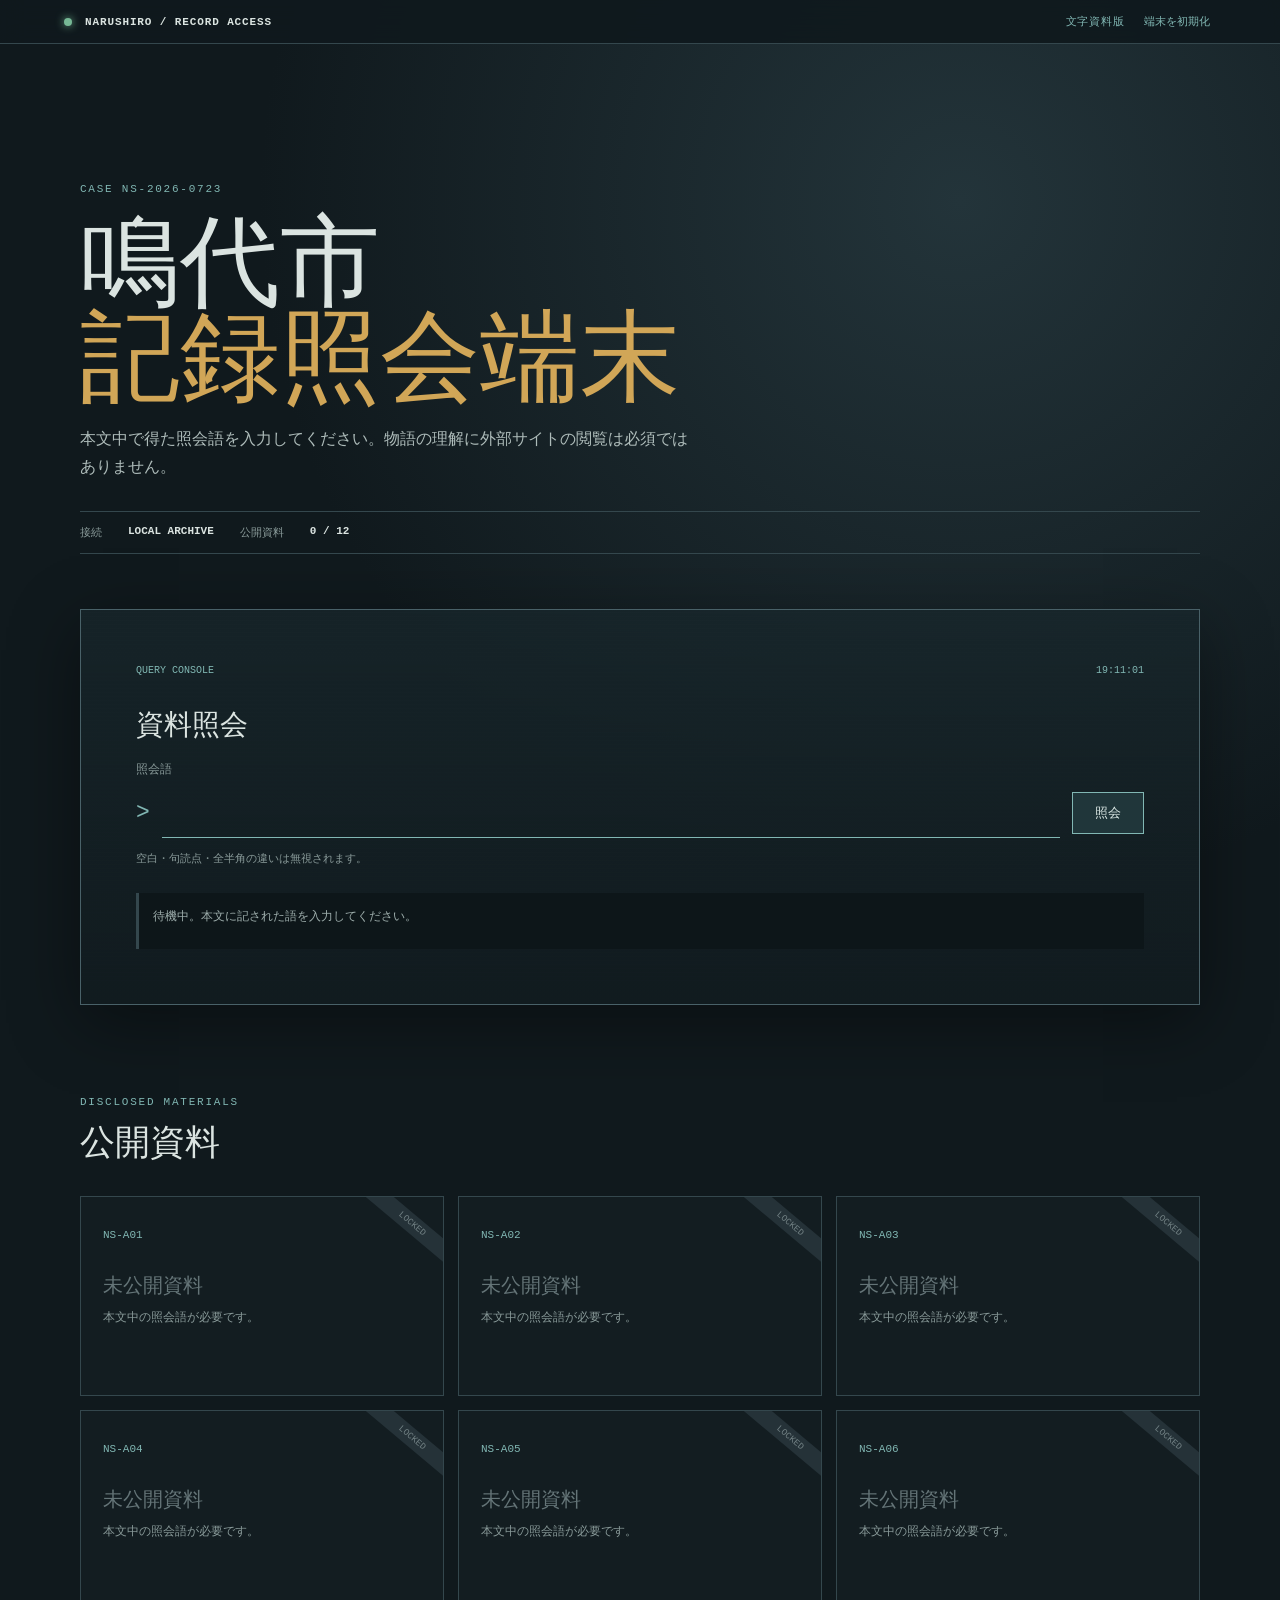
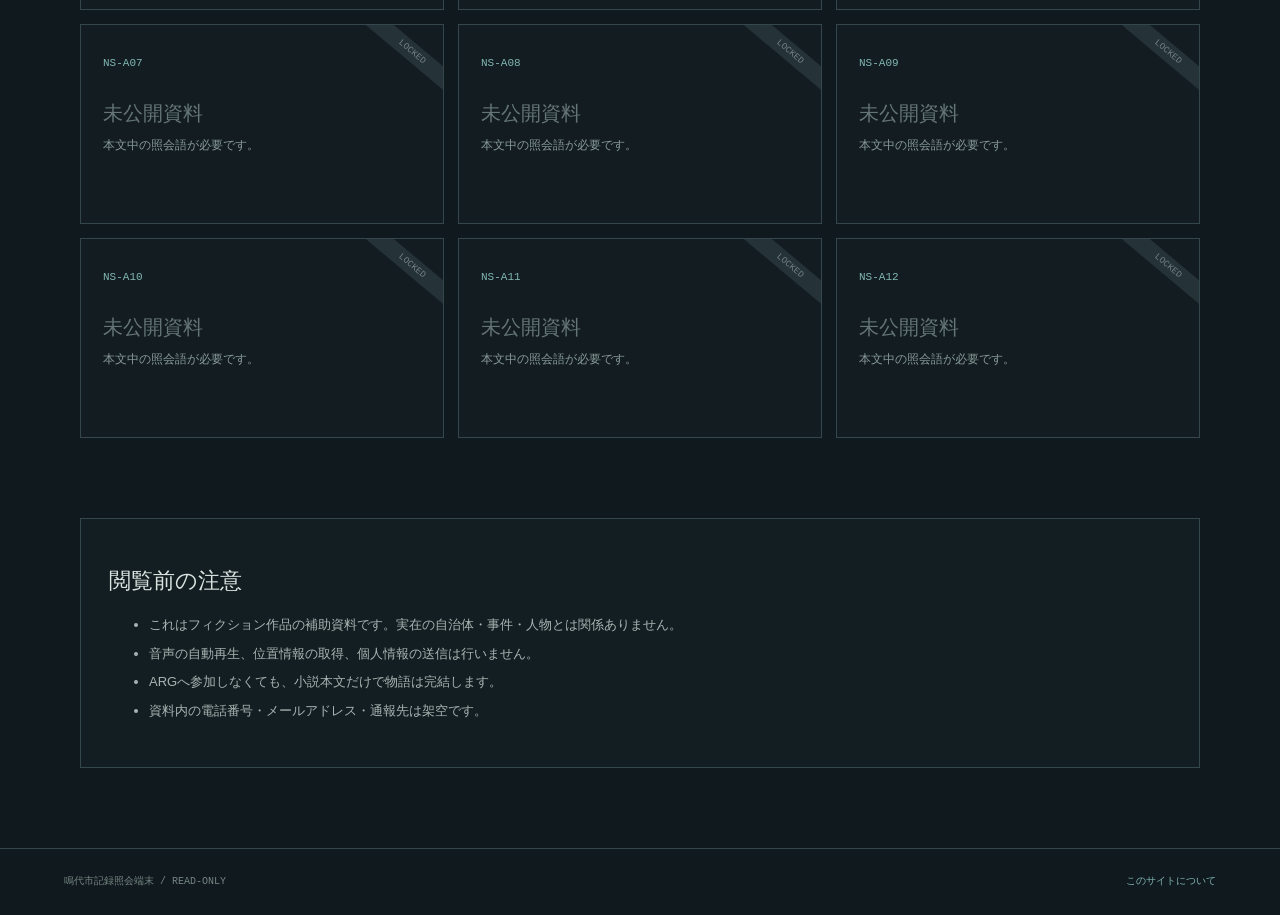
<file: index.html>
<!doctype html><html lang="ja"><head><meta charset="utf-8"><meta name="viewport" content="width=device-width,initial-scale=1"><meta name="theme-color" content="#10191d"><meta name="description" content="鳴代市未登録放送事案・公開資料照会端末"><title>鳴代市記録照会端末</title><link rel="stylesheet" href="styles.css"></head><body><a class="skip" href="#terminal">入力欄へ移動</a><header class="site-head"><div><span class="signal" aria-hidden="true"></span><b>NARUSHIRO / RECORD ACCESS</b></div><nav><a href="text-index.html">文字資料版</a><button id="reset" type="button">端末を初期化</button></nav></header><main><section class="hero"><p class="eyebrow">CASE NS-2026-0723</p><h1>鳴代市<br><em>記録照会端末</em></h1><p>本文中で得た照会語を入力してください。物語の理解に外部サイトの閲覧は必須ではありません。</p><div class="status"><span>接続</span><b>LOCAL ARCHIVE</b><span>公開資料</span><b id="count">0 / 12</b></div></section><section class="terminal" id="terminal" aria-labelledby="terminal-title"><header><span>QUERY CONSOLE</span><span id="clock">--:--:--</span></header><h2 id="terminal-title">資料照会</h2><form id="unlock-form"><label for="keyword">照会語</label><div class="command"><span aria-hidden="true">&gt;</span><input id="keyword" name="keyword" autocomplete="off" autocapitalize="off" spellcheck="false" aria-describedby="query-help"><button type="submit">照会</button></div><p id="query-help">空白・句読点・全半角の違いは無視されます。</p></form><div id="response" class="response" role="status" aria-live="polite">待機中。本文に記された語を入力してください。</div></section><section class="archive" aria-labelledby="archive-title"><div class="section-head"><p>DISCLOSED MATERIALS</p><h2 id="archive-title">公開資料</h2></div><div id="archive-grid" class="archive-grid"></div></section><section class="participation"><h2>閲覧前の注意</h2><ul><li>これはフィクション作品の補助資料です。実在の自治体・事件・人物とは関係ありません。</li><li>音声の自動再生、位置情報の取得、個人情報の送信は行いません。</li><li>ARGへ参加しなくても、小説本文だけで物語は完結します。</li><li>資料内の電話番号・メールアドレス・通報先は架空です。</li></ul></section></main><footer><span>鳴代市記録照会端末 / READ-ONLY</span><a href="about.html">このサイトについて</a></footer><script src="app.js"></script></body></html>
</file>
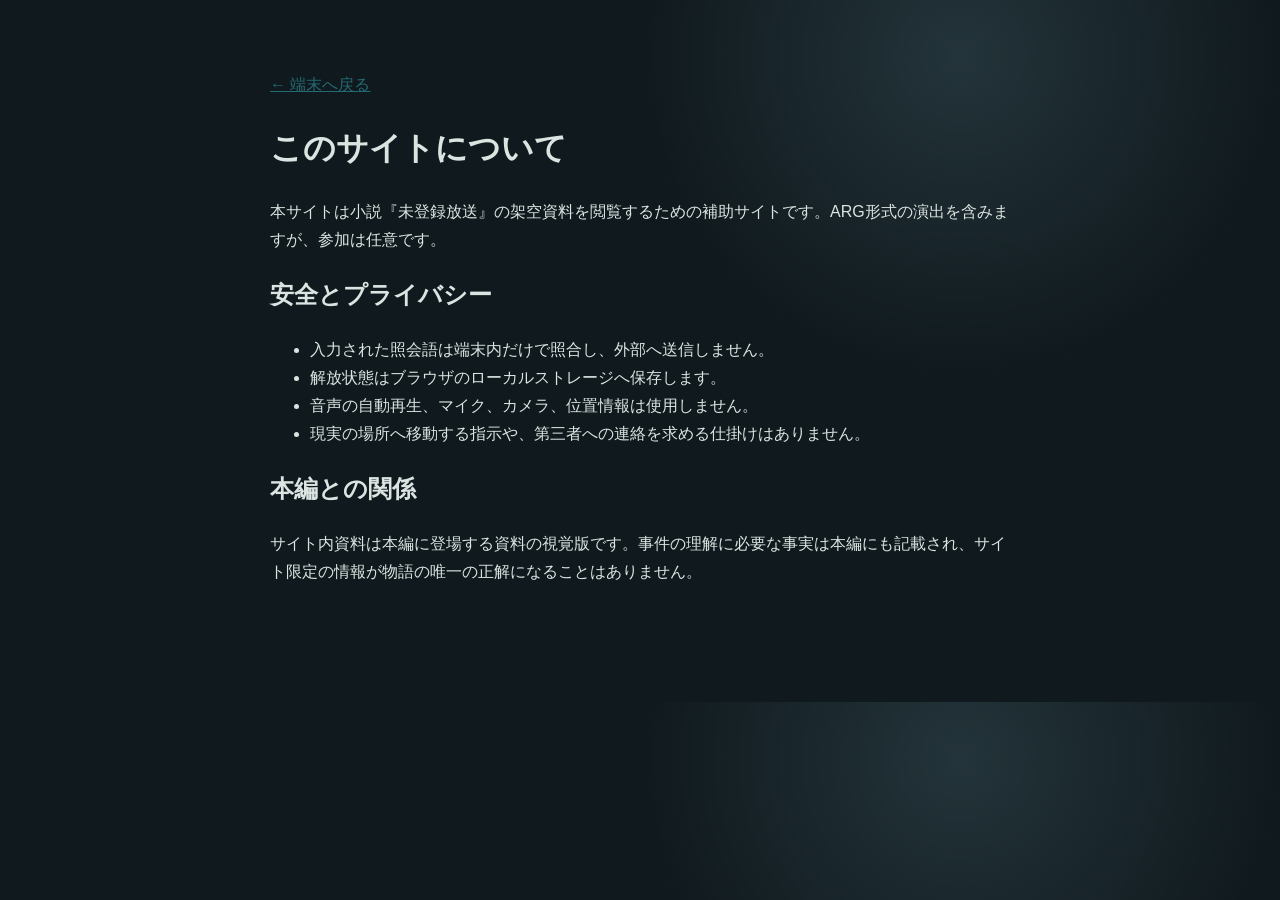
<file: about.html>
<!doctype html><html lang="ja"><head><meta charset="utf-8"><meta name="viewport" content="width=device-width,initial-scale=1"><title>このサイトについて</title><link rel="stylesheet" href="styles.css"></head><body><main class="text-page"><p><a href="index.html">← 端末へ戻る</a></p><h1>このサイトについて</h1><p>本サイトは小説『未登録放送』の架空資料を閲覧するための補助サイトです。ARG形式の演出を含みますが、参加は任意です。</p><h2>安全とプライバシー</h2><ul><li>入力された照会語は端末内だけで照合し、外部へ送信しません。</li><li>解放状態はブラウザのローカルストレージへ保存します。</li><li>音声の自動再生、マイク、カメラ、位置情報は使用しません。</li><li>現実の場所へ移動する指示や、第三者への連絡を求める仕掛けはありません。</li></ul><h2>本編との関係</h2><p>サイト内資料は本編に登場する資料の視覚版です。事件の理解に必要な事実は本編にも記載され、サイト限定の情報が物語の唯一の正解になることはありません。</p></main></body></html>
</file>
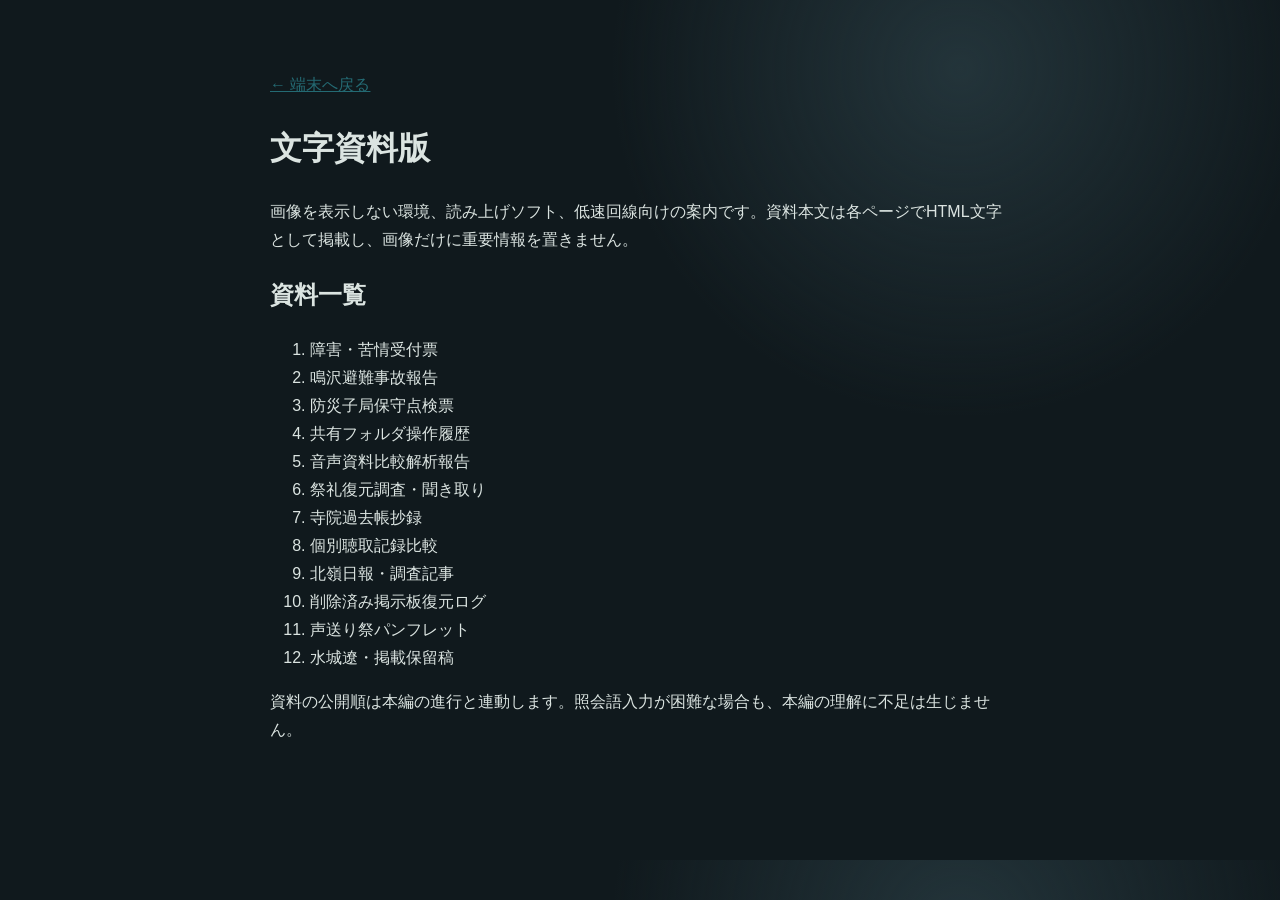
<file: text-index.html>
<!doctype html><html lang="ja"><head><meta charset="utf-8"><meta name="viewport" content="width=device-width,initial-scale=1"><title>文字資料版</title><link rel="stylesheet" href="styles.css"></head><body><main class="text-page"><p><a href="index.html">← 端末へ戻る</a></p><h1>文字資料版</h1><p>画像を表示しない環境、読み上げソフト、低速回線向けの案内です。資料本文は各ページでHTML文字として掲載し、画像だけに重要情報を置きません。</p><h2>資料一覧</h2><ol><li>障害・苦情受付票</li><li>鳴沢避難事故報告</li><li>防災子局保守点検票</li><li>共有フォルダ操作履歴</li><li>音声資料比較解析報告</li><li>祭礼復元調査・聞き取り</li><li>寺院過去帳抄録</li><li>個別聴取記録比較</li><li>北嶺日報・調査記事</li><li>削除済み掲示板復元ログ</li><li>声送り祭パンフレット</li><li>水城遼・掲載保留稿</li></ol><p>資料の公開順は本編の進行と連動します。照会語入力が困難な場合も、本編の理解に不足は生じません。</p></main></body></html>
</file>
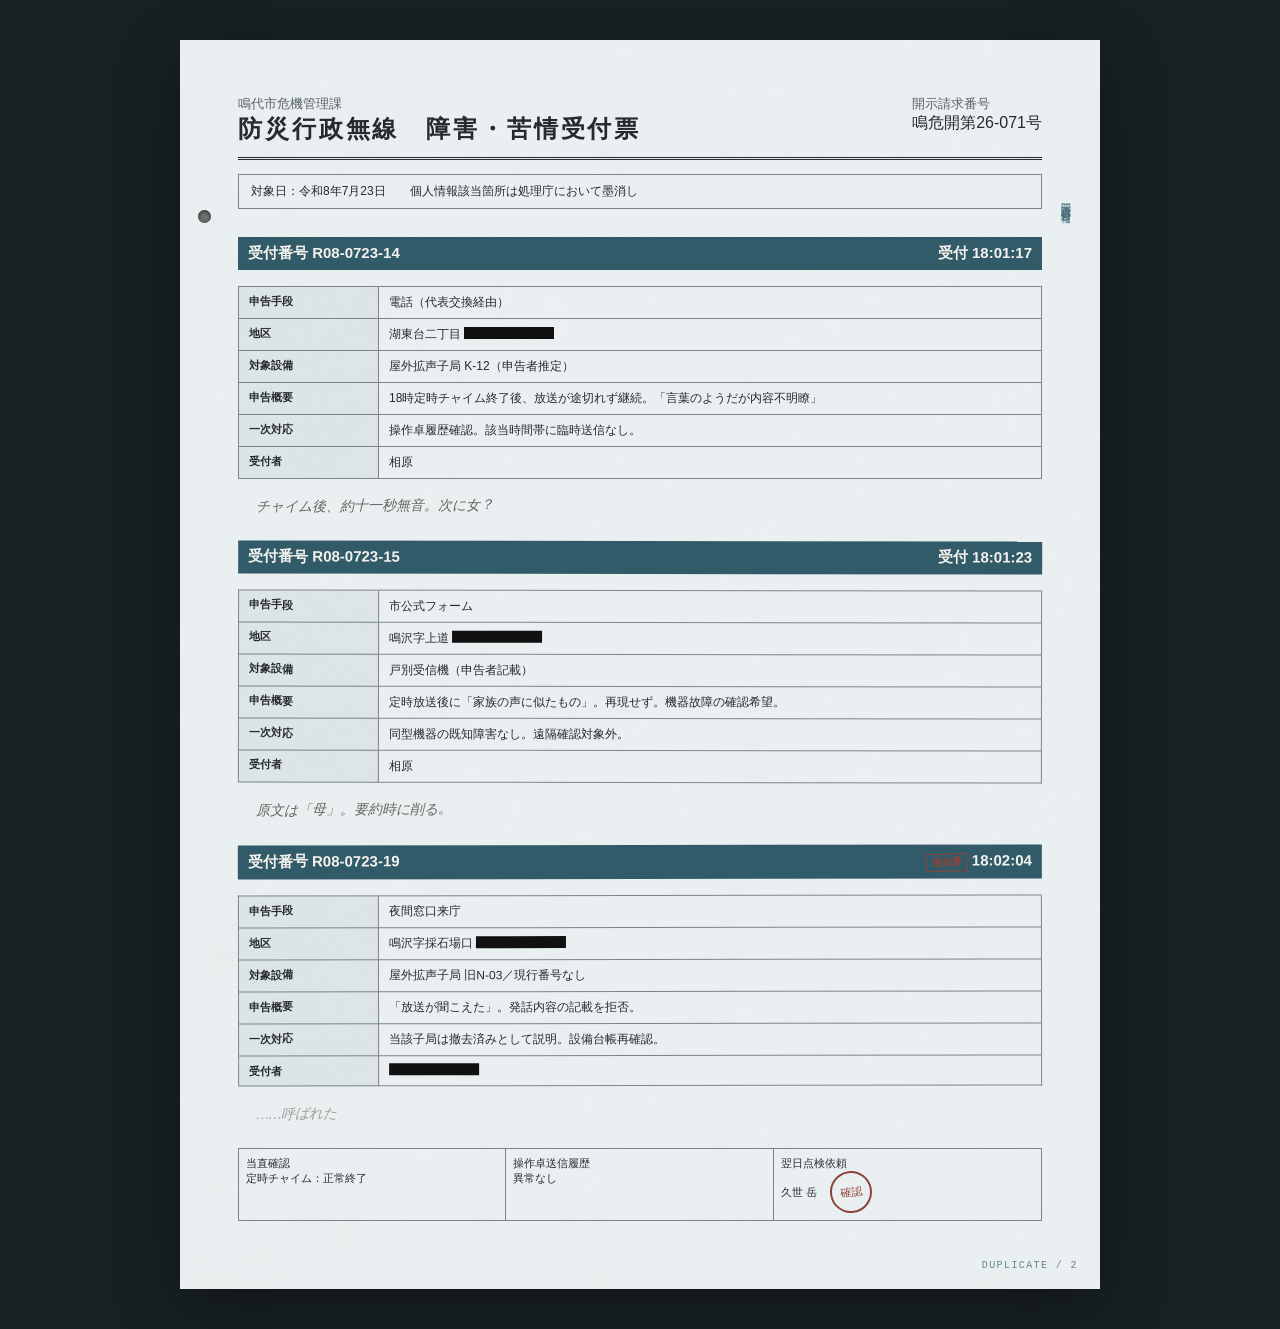
<file: archive/01-incident-reception.html>
<!doctype html><html lang="ja"><head><meta charset="utf-8"><meta name="viewport" content="width=device-width,initial-scale=1"><title>NS-A01｜障害・苦情受付票</title><link rel="stylesheet" href="artifact.css"><link rel="stylesheet" href="materials.css"></head><body data-artifact="01"><main class="sheet"><span class="copy-note">開示請求資料・複写</span><header class="official"><div><small>鳴代市危機管理課</small><h1>防災行政無線　障害・苦情受付票</h1></div><div><small>開示請求番号</small><br>鳴危開第26-071号</div></header><div class="meta">対象日：令和8年7月23日　　個人情報該当箇所は処理庁において墨消し</div>
<section class="case"><h2><span>受付番号 R08-0723-14</span><span>受付 18:01:17</span></h2><dl class="form"><dt>申告手段</dt><dd>電話（代表交換経由）</dd><dt>地区</dt><dd>湖東台二丁目 <span class="redacted"></span></dd><dt>対象設備</dt><dd>屋外拡声子局 K-12（申告者推定）</dd><dt>申告概要</dt><dd>18時定時チャイム終了後、放送が途切れず継続。「言葉のようだが内容不明瞭」</dd><dt>一次対応</dt><dd>操作卓履歴確認。該当時間帯に臨時送信なし。</dd><dt>受付者</dt><dd>相原</dd></dl><p class="pencil">チャイム後、約十一秒無音。次に女？</p></section>
<section class="case"><h2><span>受付番号 R08-0723-15</span><span>受付 18:01:23</span></h2><dl class="form"><dt>申告手段</dt><dd>市公式フォーム</dd><dt>地区</dt><dd>鳴沢字上道 <span class="redacted"></span></dd><dt>対象設備</dt><dd>戸別受信機（申告者記載）</dd><dt>申告概要</dt><dd>定時放送後に「家族の声に似たもの」。再現せず。機器故障の確認希望。</dd><dt>一次対応</dt><dd>同型機器の既知障害なし。遠隔確認対象外。</dd><dt>受付者</dt><dd>相原</dd></dl><p class="pencil">原文は「母」。要約時に削る。</p></section>
<section class="case"><h2><span>受付番号 R08-0723-19</span><span><span class="late">後採番</span> 18:02:04</span></h2><dl class="form"><dt>申告手段</dt><dd>夜間窓口来庁</dd><dt>地区</dt><dd>鳴沢字採石場口 <span class="redacted"></span></dd><dt>対象設備</dt><dd>屋外拡声子局 旧N-03／現行番号なし</dd><dt>申告概要</dt><dd>「放送が聞こえた」。発話内容の記載を拒否。</dd><dt>一次対応</dt><dd>当該子局は撤去済みとして説明。設備台帳再確認。</dd><dt>受付者</dt><dd><span class="redacted"></span></dd></dl><p class="pencil ghost">……呼ばれた</p></section>
<footer class="footer"><div>当直確認<br>定時チャイム：正常終了</div><div>操作卓送信履歴<br>異常なし</div><div>翌日点検依頼<br>久世 岳 <span class="stamp">確認</span></div></footer></main></body></html>
</file>
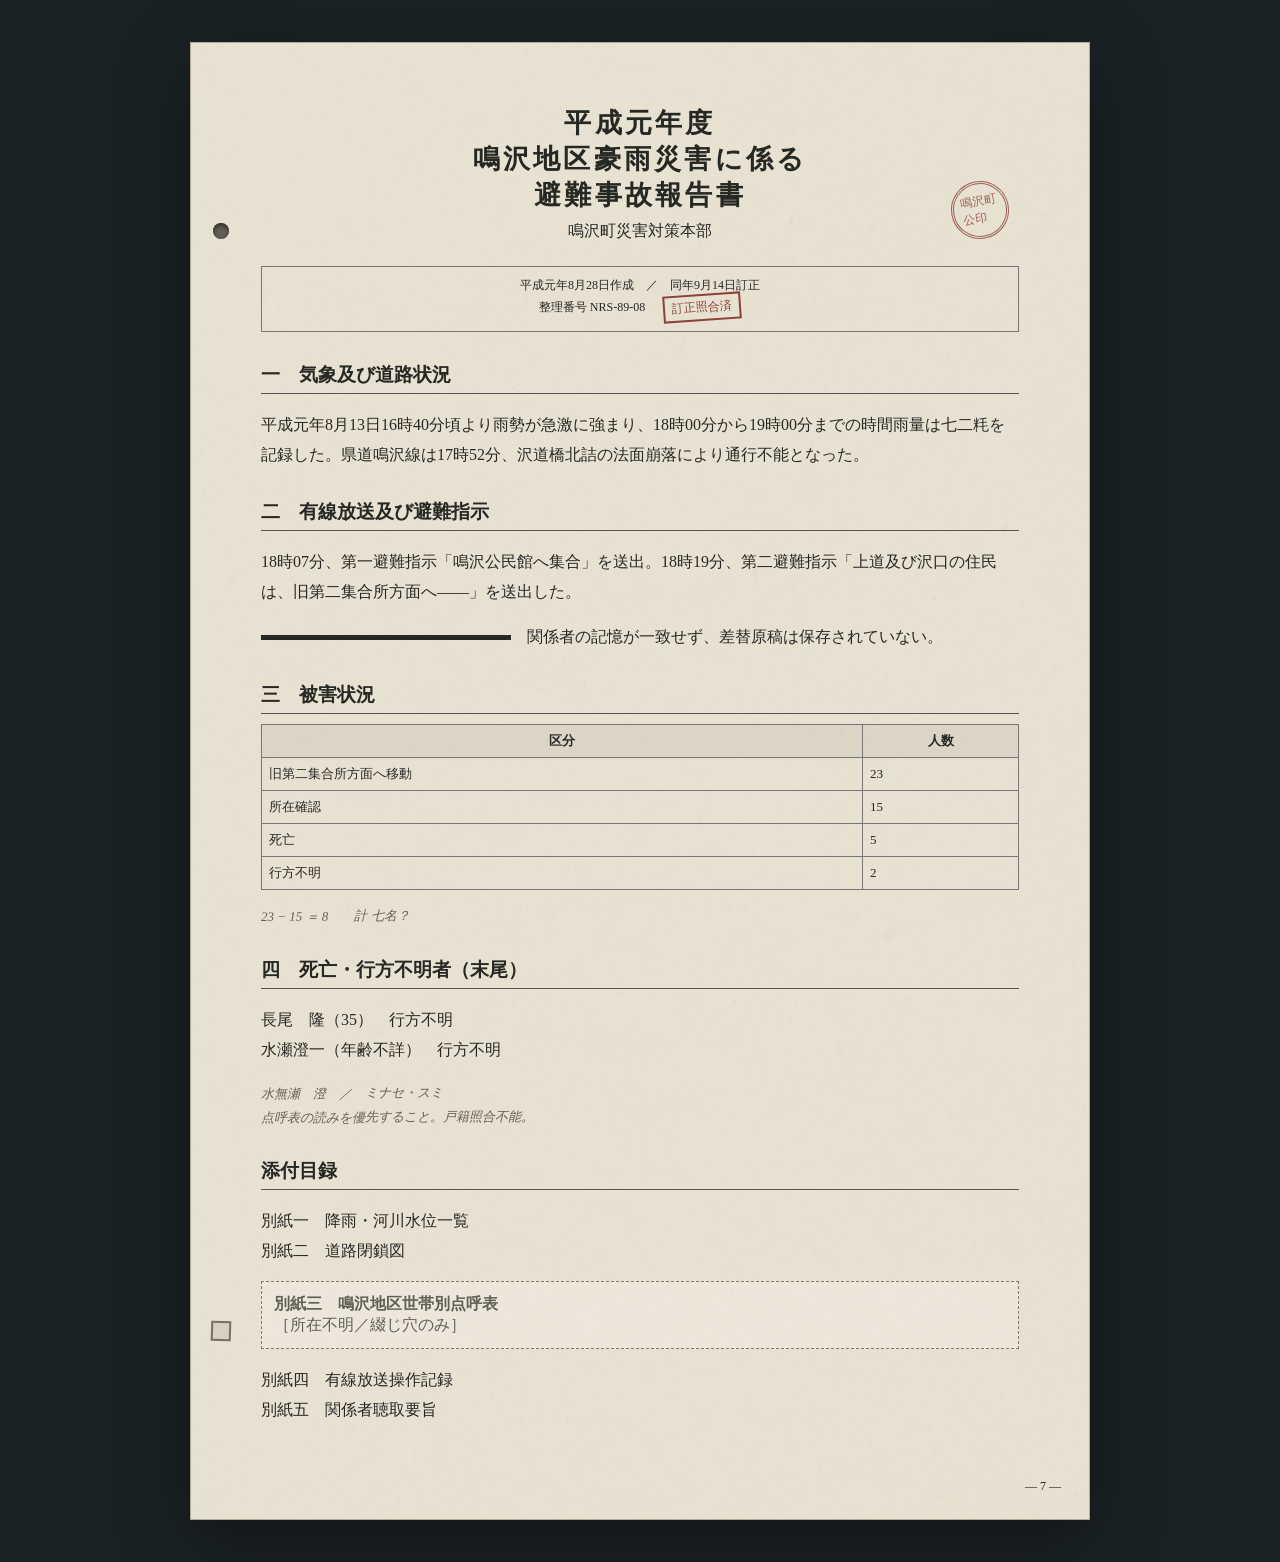
<file: archive/02-narusawa-report.html>
<!doctype html><html lang="ja"><head><meta charset="utf-8"><meta name="viewport" content="width=device-width,initial-scale=1"><title>NS-A02｜鳴沢避難事故報告書</title><link rel="stylesheet" href="report.css"><link rel="stylesheet" href="materials.css"></head><body data-artifact="02"><main class="report"><div class="stamp">鳴沢町<br>公印</div><h1>平成元年度<br>鳴沢地区豪雨災害に係る<br>避難事故報告書</h1><div class="issuer">鳴沢町災害対策本部</div><div class="docmeta">平成元年8月28日作成　／　同年9月14日訂正<br>整理番号 NRS-89-08</div><h2>一　気象及び道路状況</h2><p>平成元年8月13日16時40分頃より雨勢が急激に強まり、18時00分から19時00分までの時間雨量は七二粍を記録した。県道鳴沢線は17時52分、沢道橋北詰の法面崩落により通行不能となった。</p><h2>二　有線放送及び避難指示</h2><p>18時07分、第一避難指示「鳴沢公民館へ集合」を送出。18時19分、第二避難指示「上道及び沢口の住民は、旧第二集合所方面へ――」を送出した。</p><p><span class="strike">第二指示変更者及び承認者の記録</span>　関係者の記憶が一致せず、差替原稿は保存されていない。</p><h2>三　被害状況</h2><table class="table"><tr><th>区分</th><th>人数</th></tr><tr><td>旧第二集合所方面へ移動</td><td>23</td></tr><tr><td>所在確認</td><td>15</td></tr><tr><td>死亡</td><td>5</td></tr><tr><td>行方不明</td><td>2</td></tr></table><p class="pencil">23 − 15 ＝ 8　　計 七名？</p><h2>四　死亡・行方不明者（末尾）</h2><p>長尾　隆（35）　行方不明<br>水瀬澄一（年齢不詳）　行方不明</p><p class="pencil">水無瀬　澄　／　ミナセ・スミ<br>点呼表の読みを優先すること。戸籍照合不能。</p><h2>添付目録</h2><p>別紙一　降雨・河川水位一覧<br>別紙二　道路閉鎖図</p><div class="missing"><b>別紙三　鳴沢地区世帯別点呼表</b><br>［所在不明／綴じ穴のみ］</div><p>別紙四　有線放送操作記録<br>別紙五　関係者聴取要旨</p><span class="folio">― 7 ―</span></main></body></html>
</file>
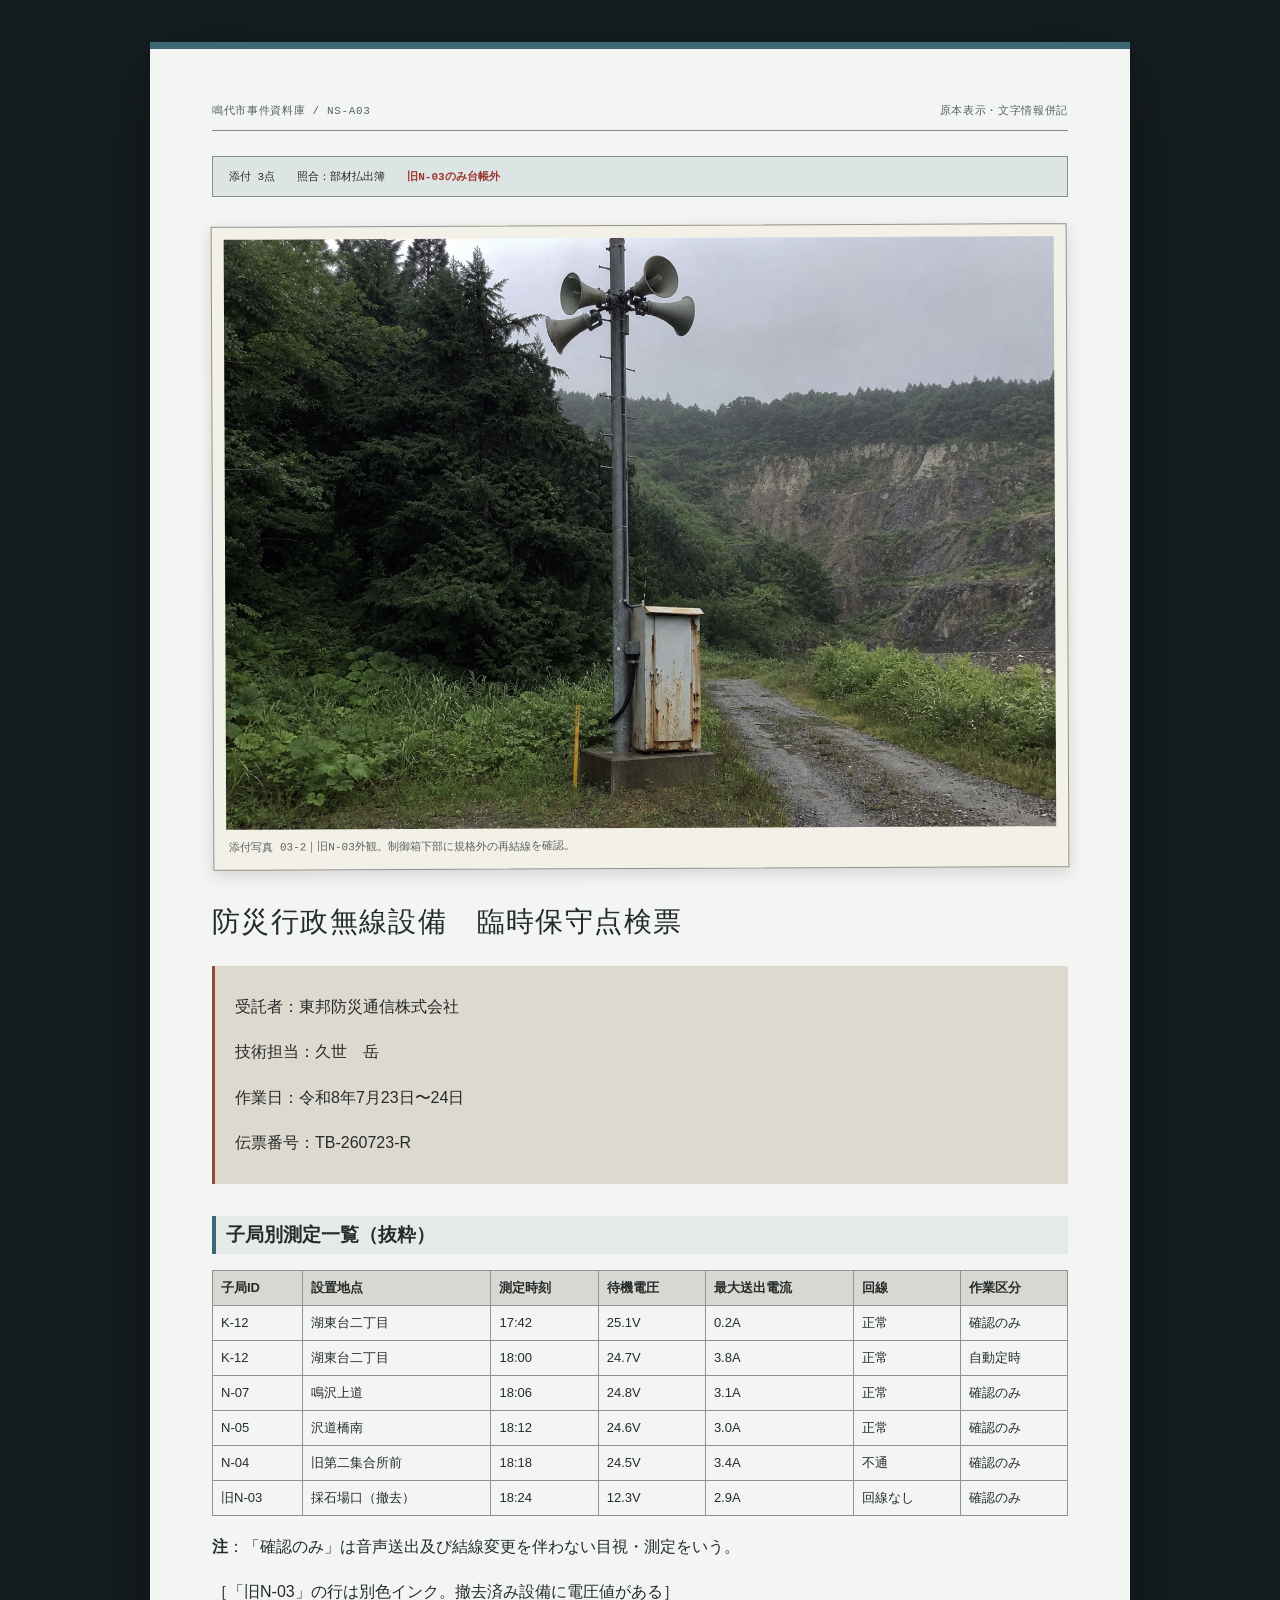
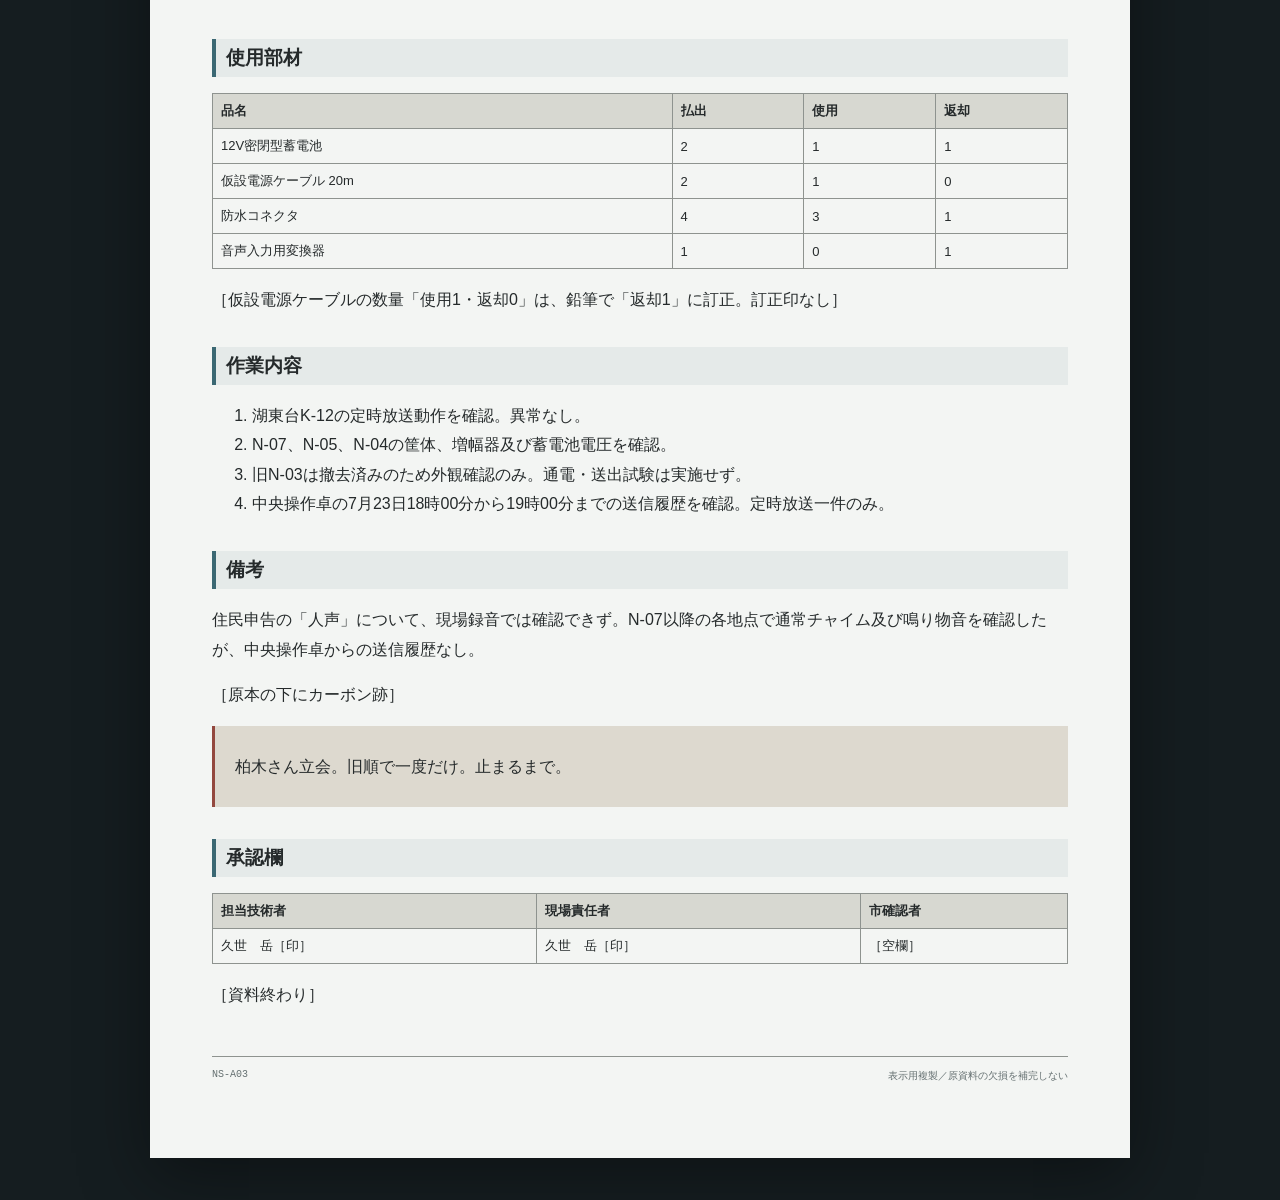
<file: archive/03-maintenance.html>
<!doctype html><html lang="ja"><head><meta charset="utf-8"><meta name="viewport" content="width=device-width,initial-scale=1"><link rel="stylesheet" href="artifact-auto.css"><link rel="stylesheet" href="materials.css"></head><body class="theme-system" data-artifact="03"><main class="auto-sheet"></main><script src="../meeting-data.js"></script><script src="artifact-renderer.js"></script></body></html>
</file>
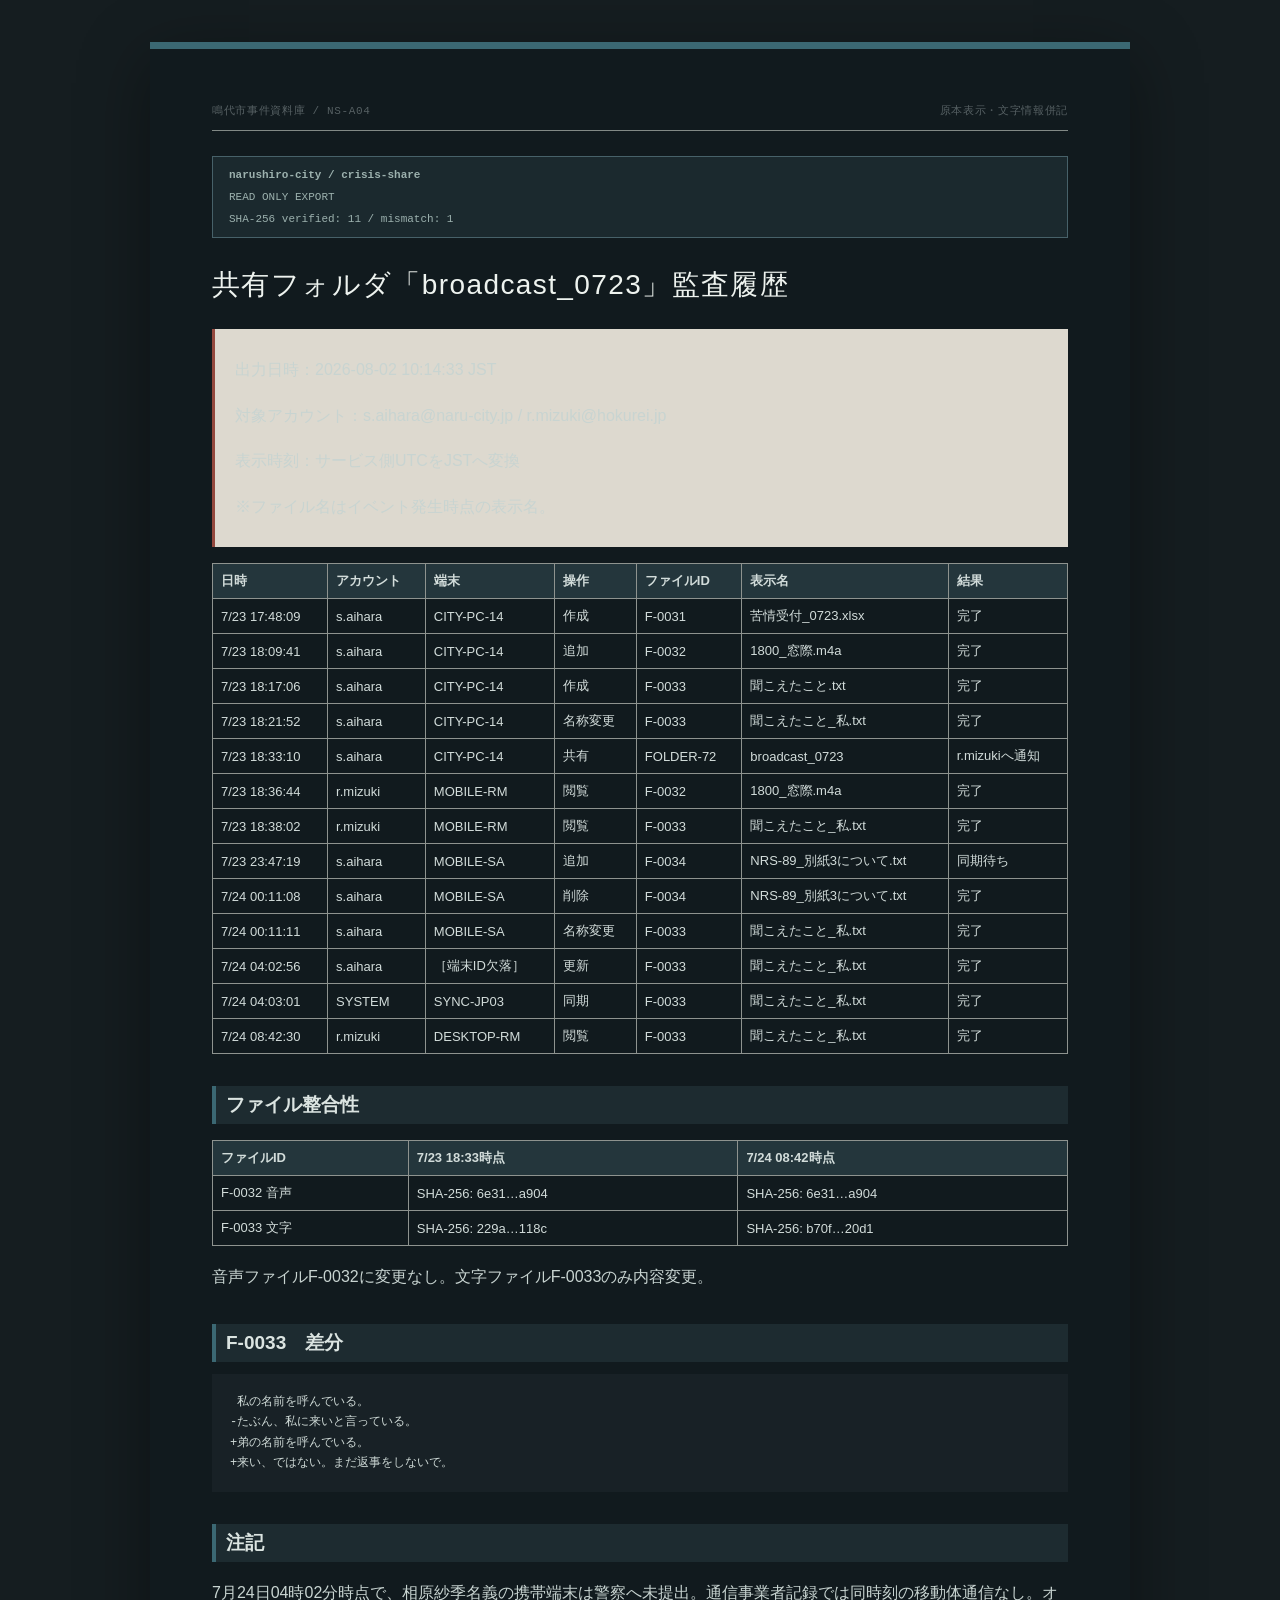
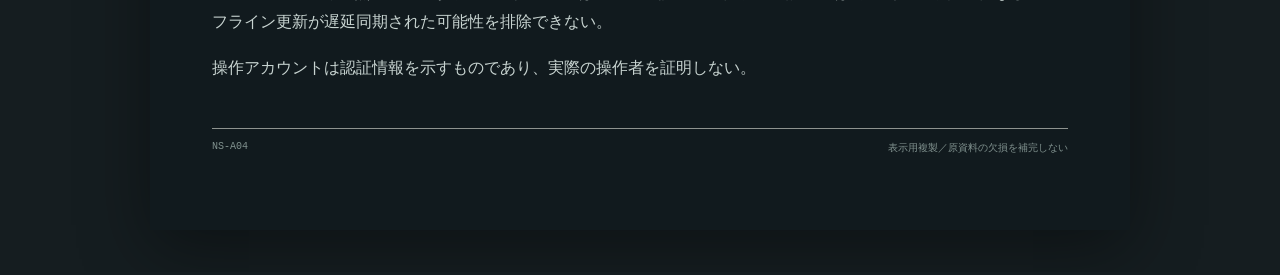
<file: archive/04-shared-folder.html>
<!doctype html><html lang="ja"><head><meta charset="utf-8"><meta name="viewport" content="width=device-width,initial-scale=1"><link rel="stylesheet" href="artifact-auto.css"><link rel="stylesheet" href="materials.css"></head><body class="theme-system" data-artifact="04"><main class="auto-sheet"></main><script src="../meeting-data.js"></script><script src="artifact-renderer.js"></script></body></html>
</file>
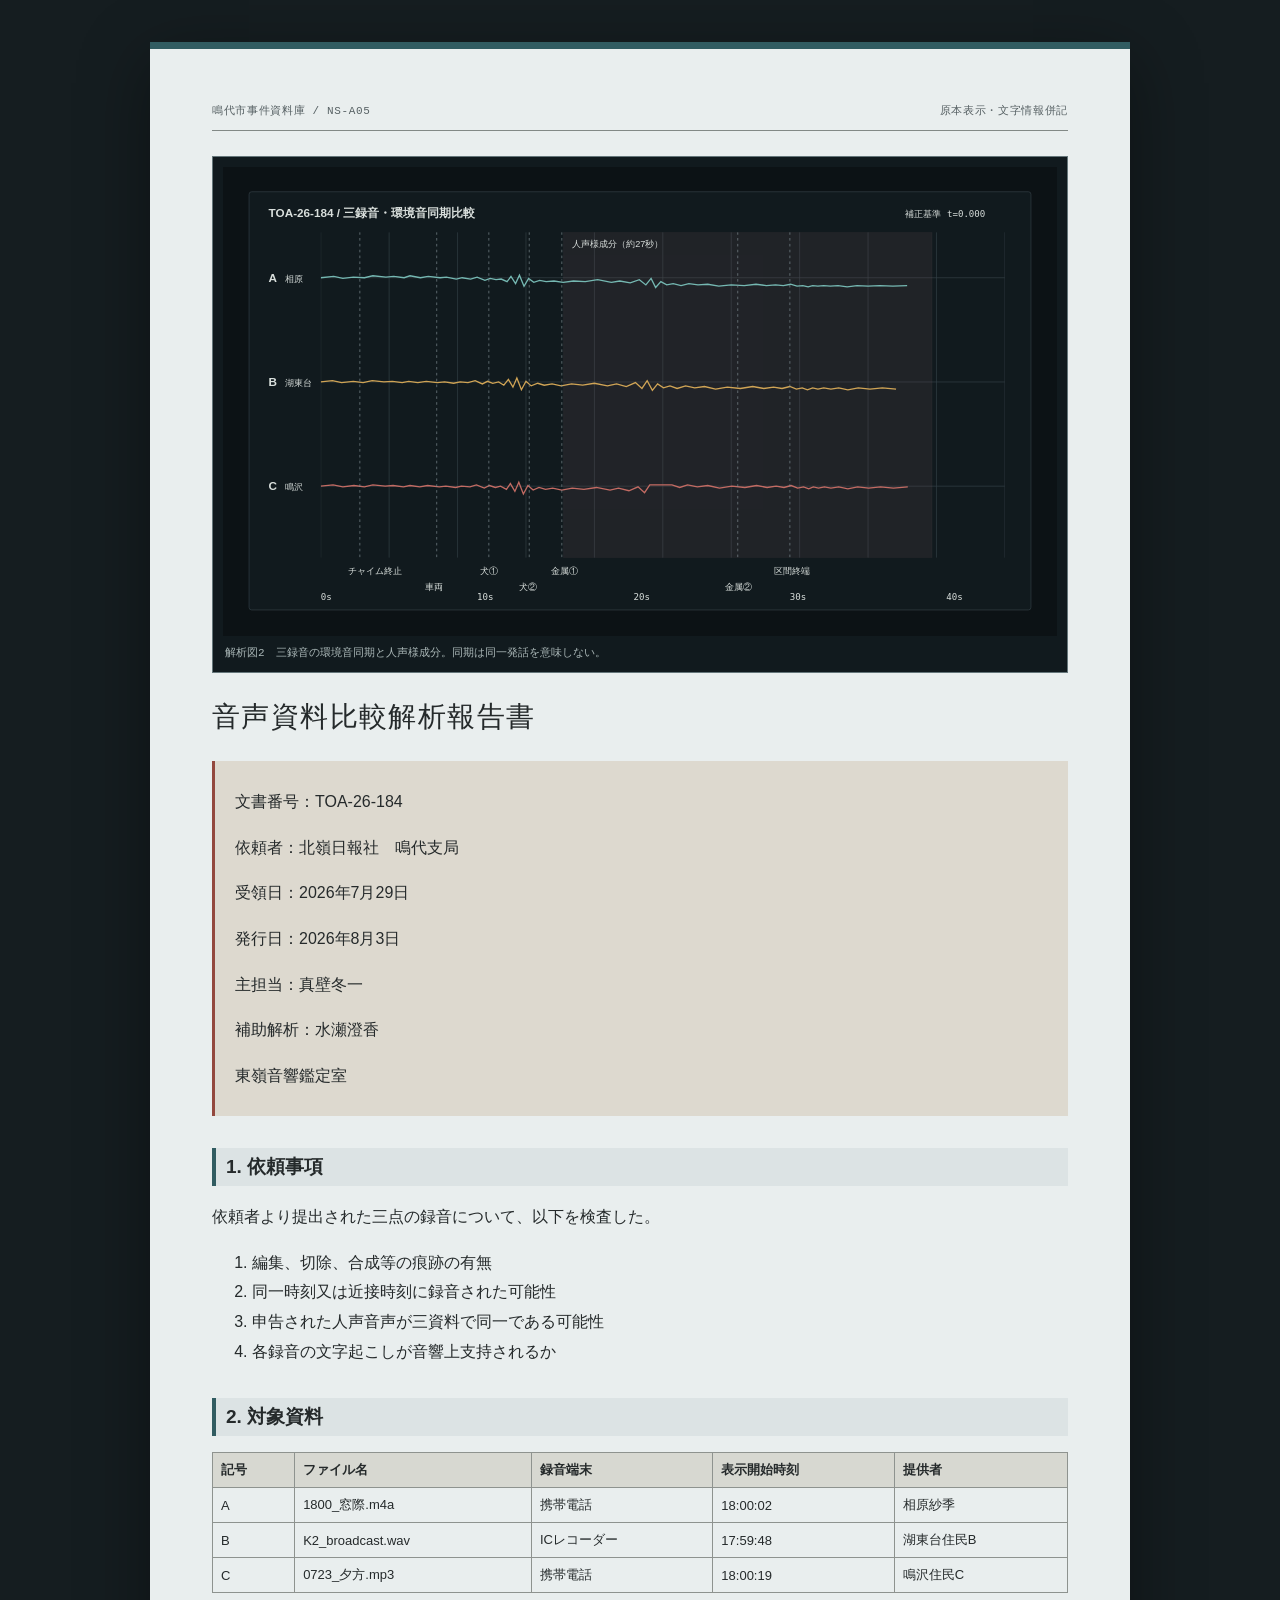
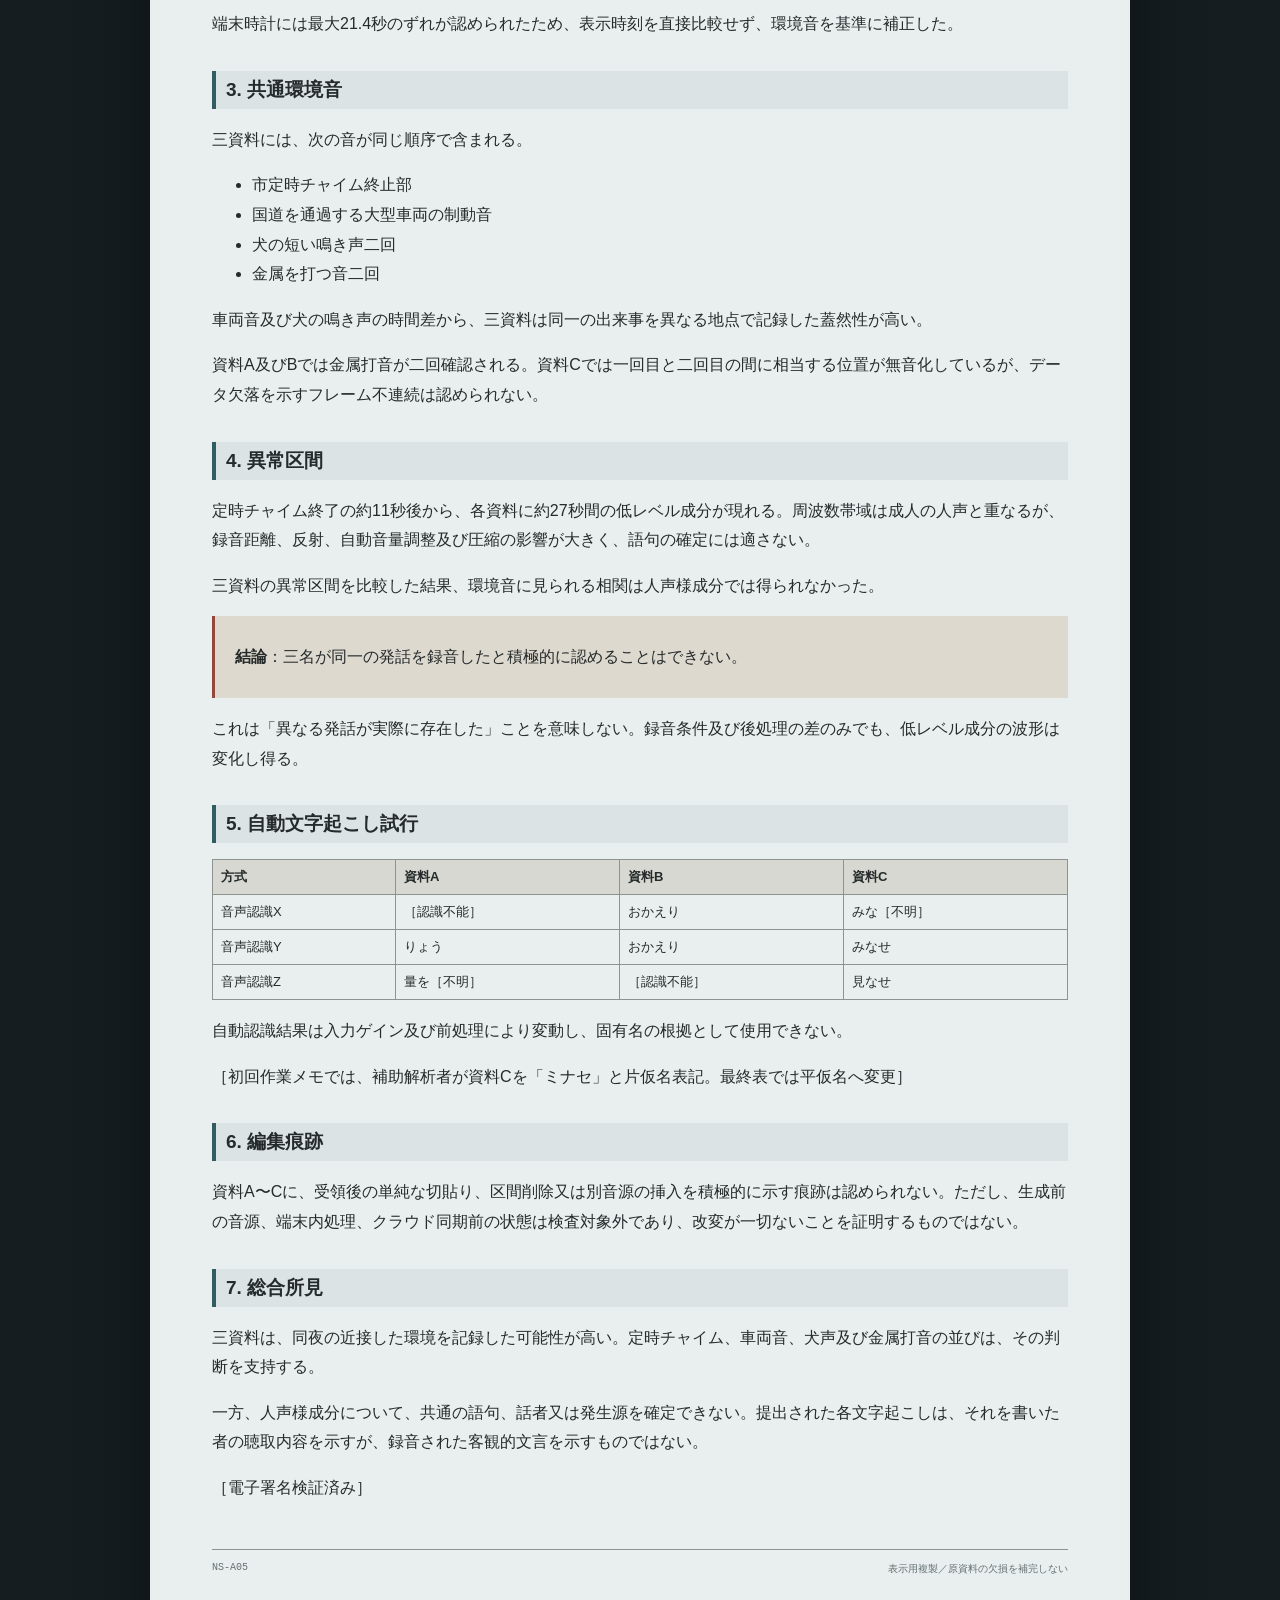
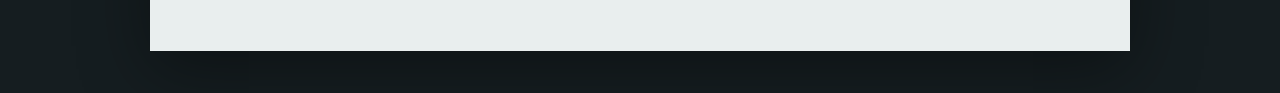
<file: archive/05-audio-analysis.html>
<!doctype html><html lang="ja"><head><meta charset="utf-8"><meta name="viewport" content="width=device-width,initial-scale=1"><link rel="stylesheet" href="artifact-auto.css"><link rel="stylesheet" href="materials.css"></head><body class="theme-audio" data-artifact="05"><main class="auto-sheet"></main><script src="../meeting-data.js"></script><script src="artifact-renderer.js"></script></body></html>
</file>
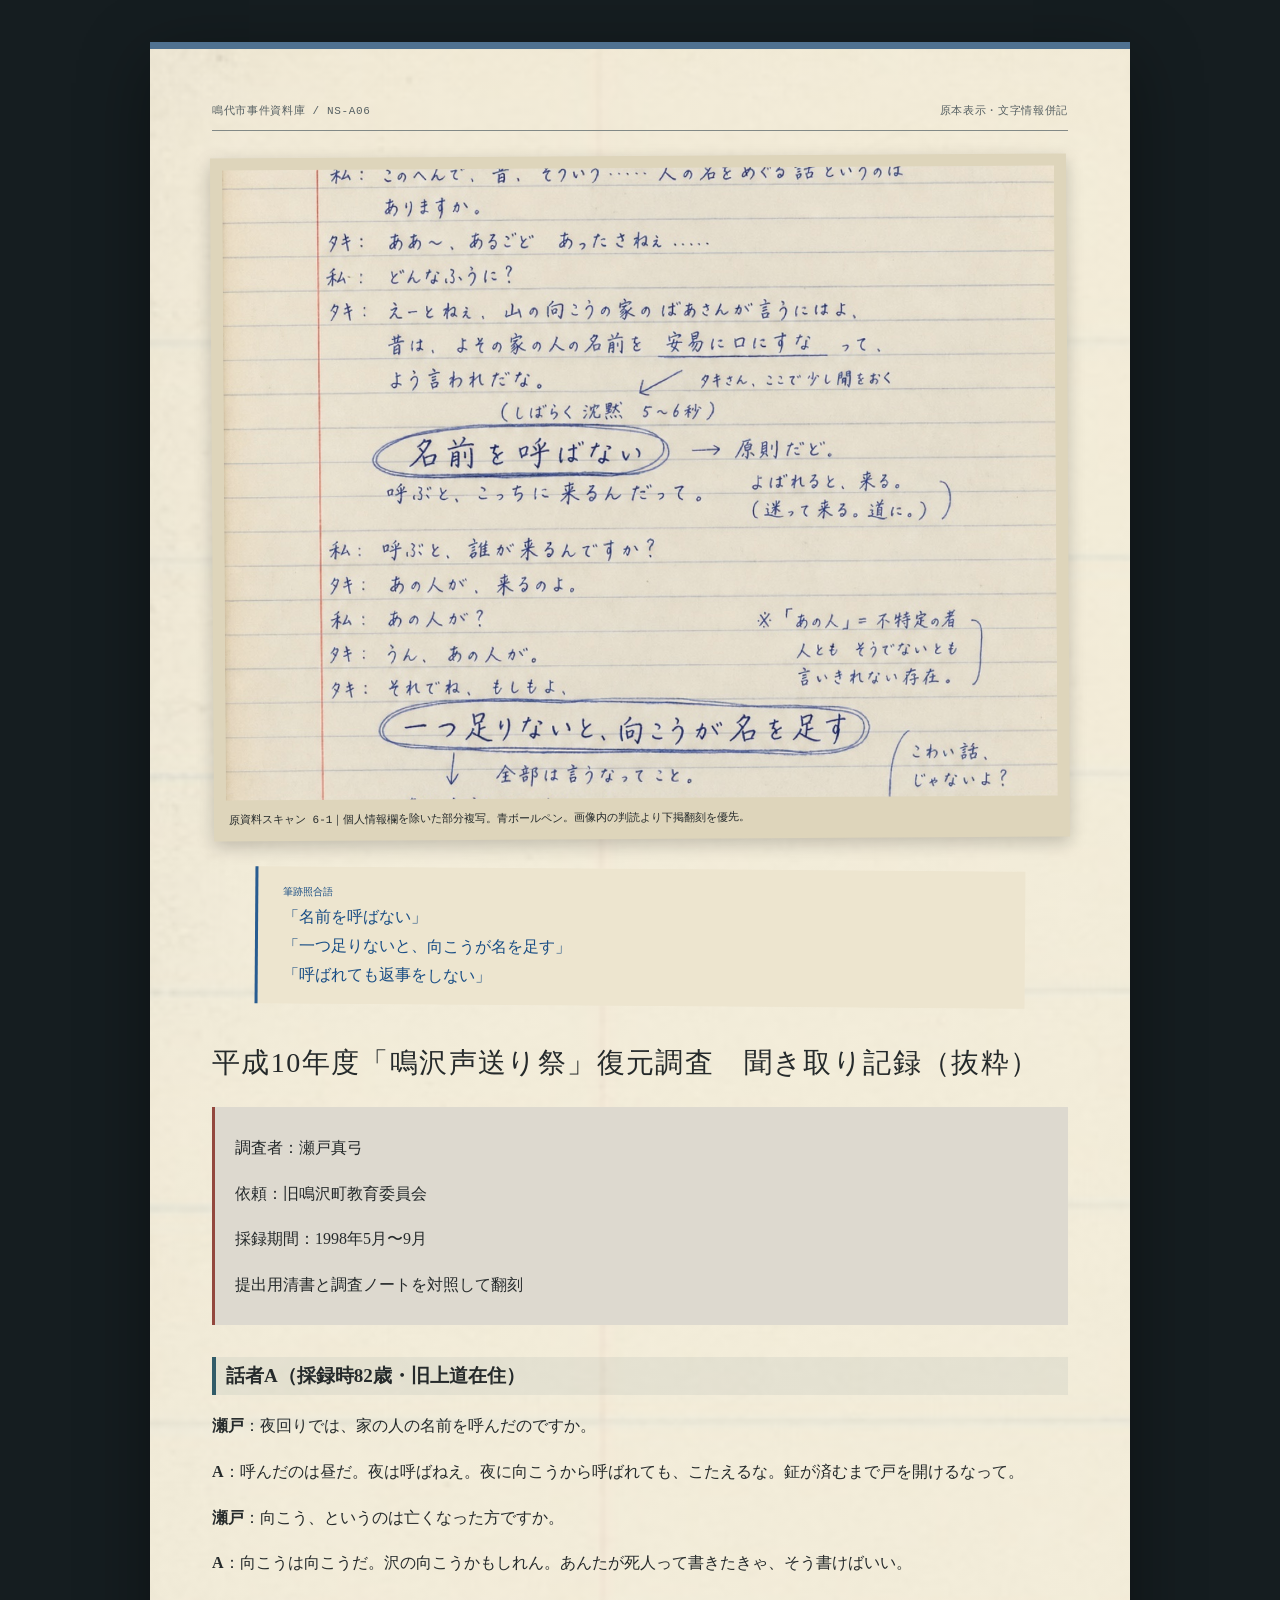
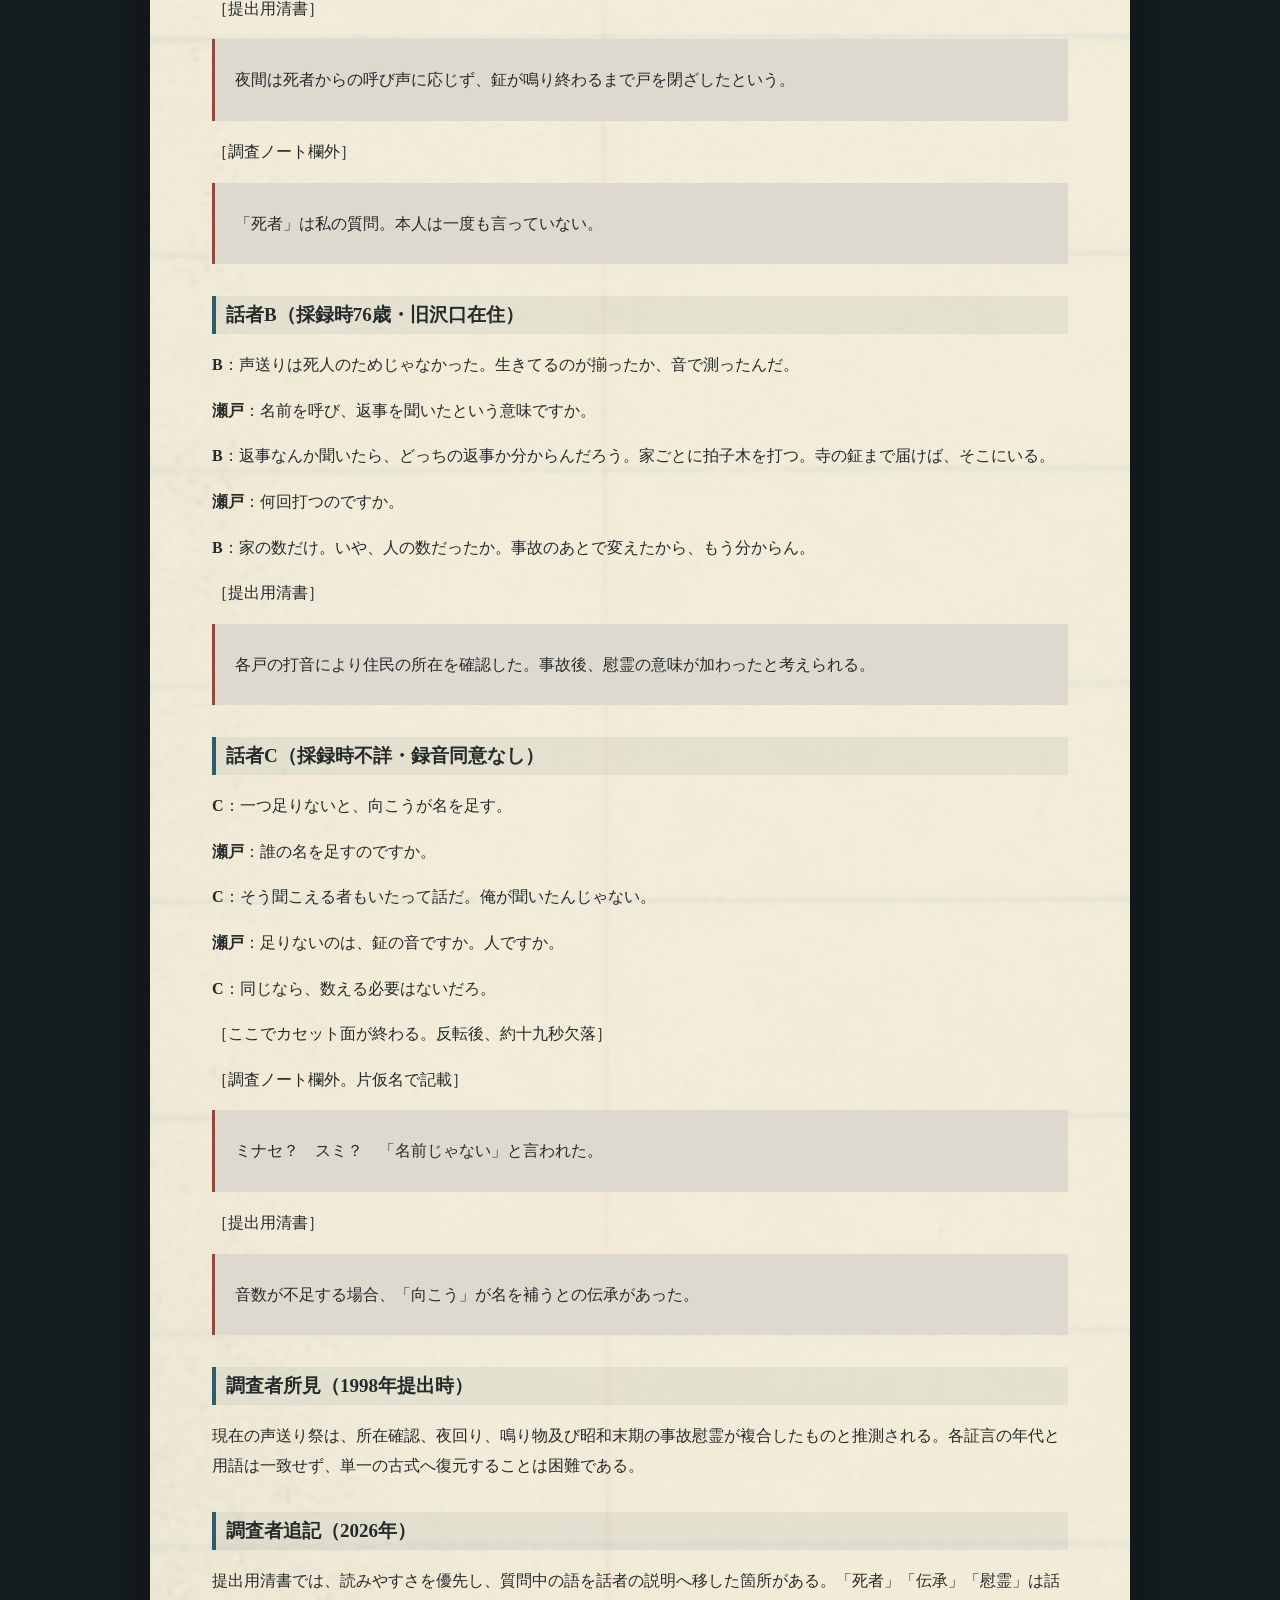
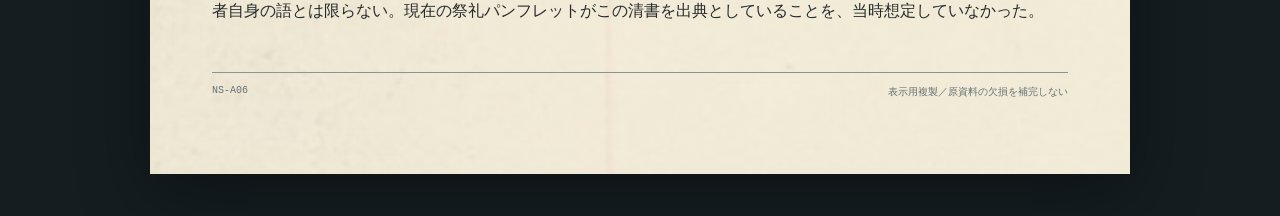
<file: archive/06-interview.html>
<!doctype html><html lang="ja"><head><meta charset="utf-8"><meta name="viewport" content="width=device-width,initial-scale=1"><link rel="stylesheet" href="artifact-auto.css"><link rel="stylesheet" href="materials.css"></head><body class="theme-notebook" data-artifact="06"><main class="auto-sheet"></main><script src="../meeting-data.js"></script><script src="artifact-renderer.js"></script></body></html>
</file>
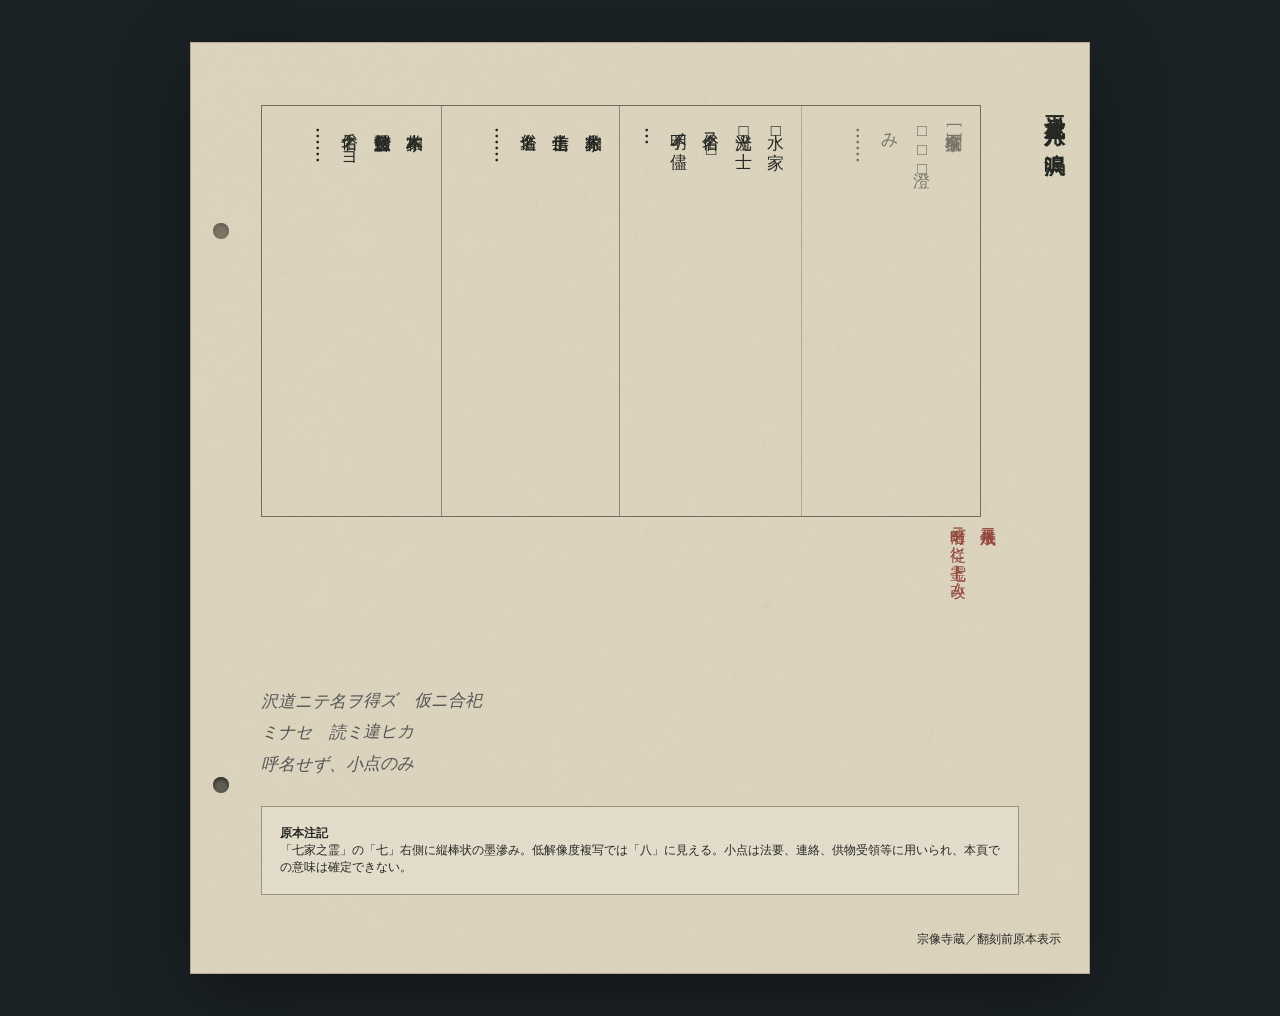
<file: archive/07-temple-register.html>
<!doctype html><html lang="ja"><head><meta charset="utf-8"><meta name="viewport" content="width=device-width,initial-scale=1"><title>NS-A07｜宗像寺過去帳</title><link rel="stylesheet" href="report.css"><link rel="stylesheet" href="materials.css"></head><body data-artifact="07"><main class="report ledger"><h1>平成元年八月　鳴沢</h1><div class="columns"><div class="entry">柏木本家<br>慈照妙音信女<br>俗名チヨ<br><span class="dots">・・・・・・</span></div><div class="entry">柏木分家<br>道岳信士<br>俗名進<br><span class="dots">・・・・・・</span></div><div class="entry">水□家<br>澄光□士<br>俗名ス□<br>不明ノ儘<br><span class="dots">・・・</span></div><div class="entry faint">［家名空欄］<br>□□澄□<br>み<br><span class="dots">・・・・・・</span></div></div><p class="red" style="writing-mode:vertical-rl;height:150px;margin-left:auto">平成二年八月<br>町名簿ニ従ヒ七霊ト改ム</p><p class="pencil">沢道ニテ名ヲ得ズ　仮ニ合祀<br>ミナセ　読ミ違ヒカ<br>呼名せず、小点のみ</p><section class="transcription"><b>原本注記</b><br>「七家之霊」の「七」右側に縦棒状の墨滲み。低解像度複写では「八」に見える。小点は法要、連絡、供物受領等に用いられ、本頁での意味は確定できない。</section><span class="folio">宗像寺蔵／翻刻前原本表示</span></main></body></html>
</file>
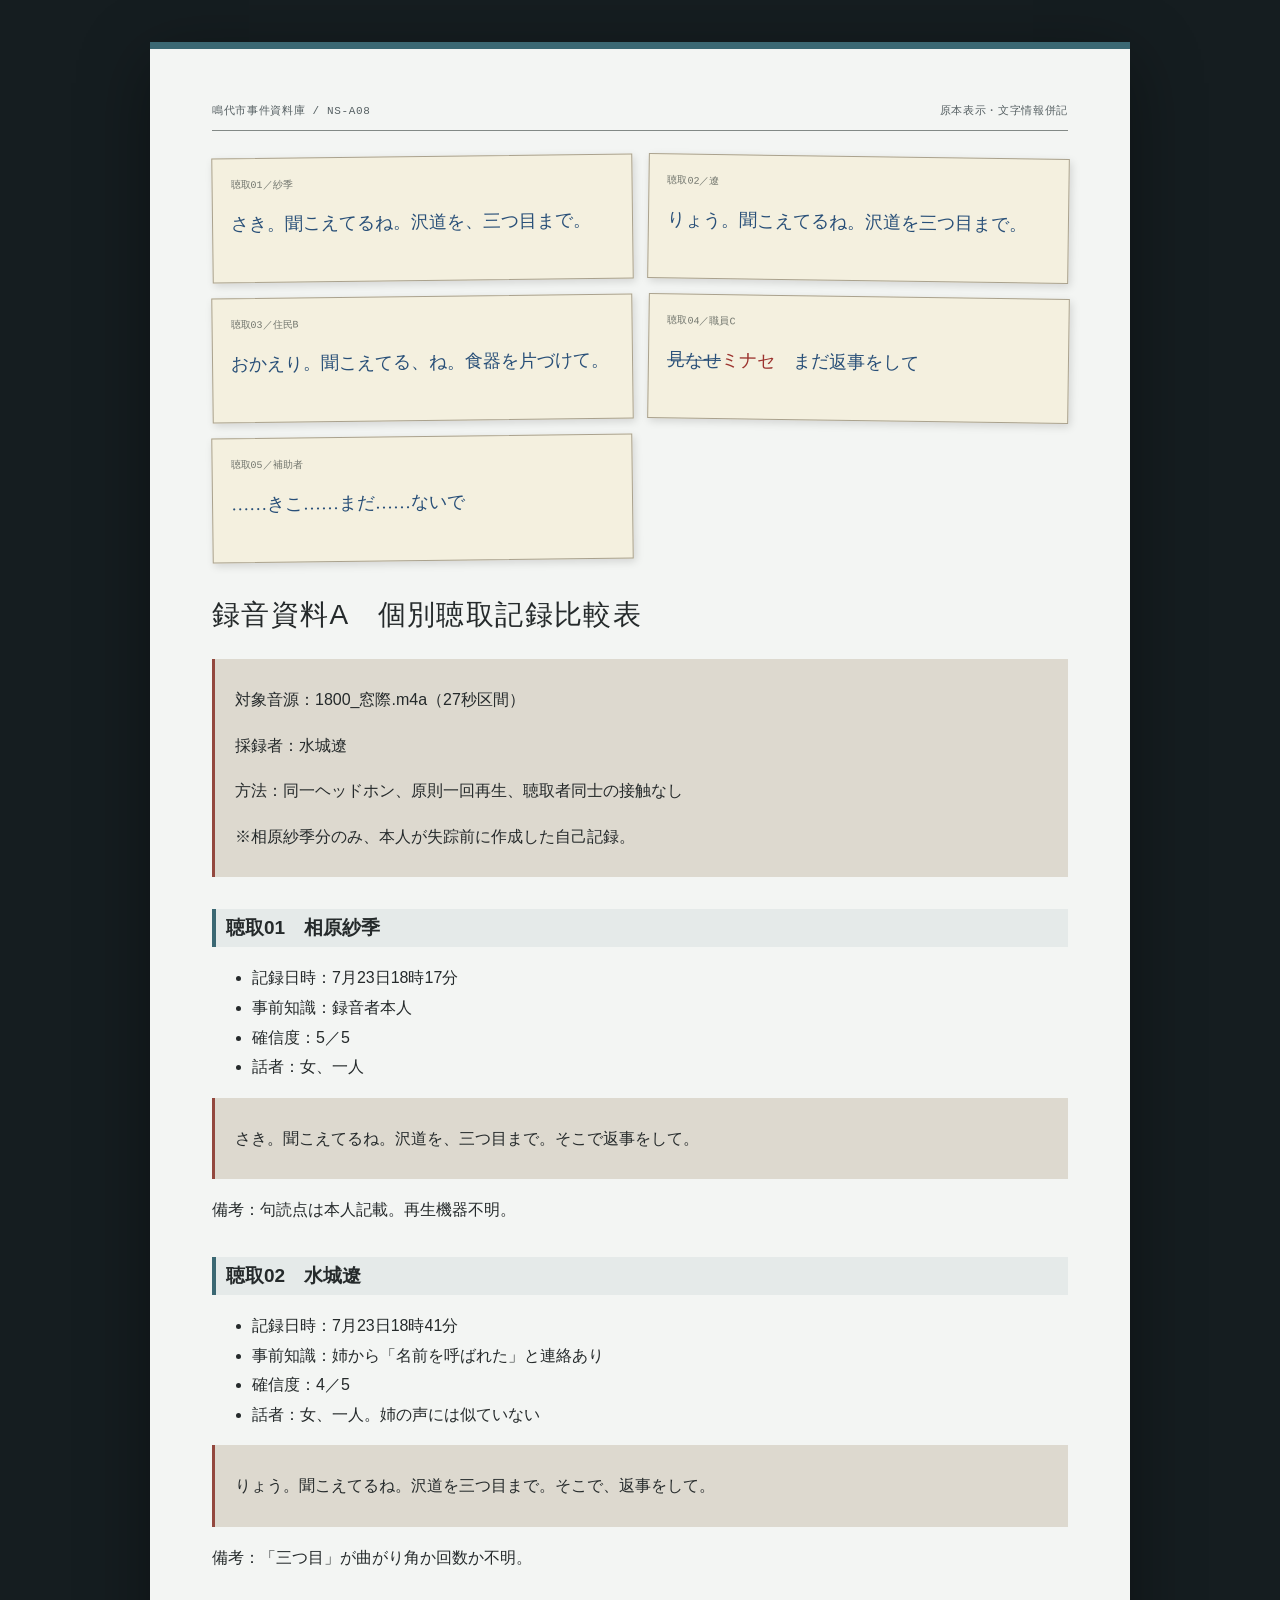
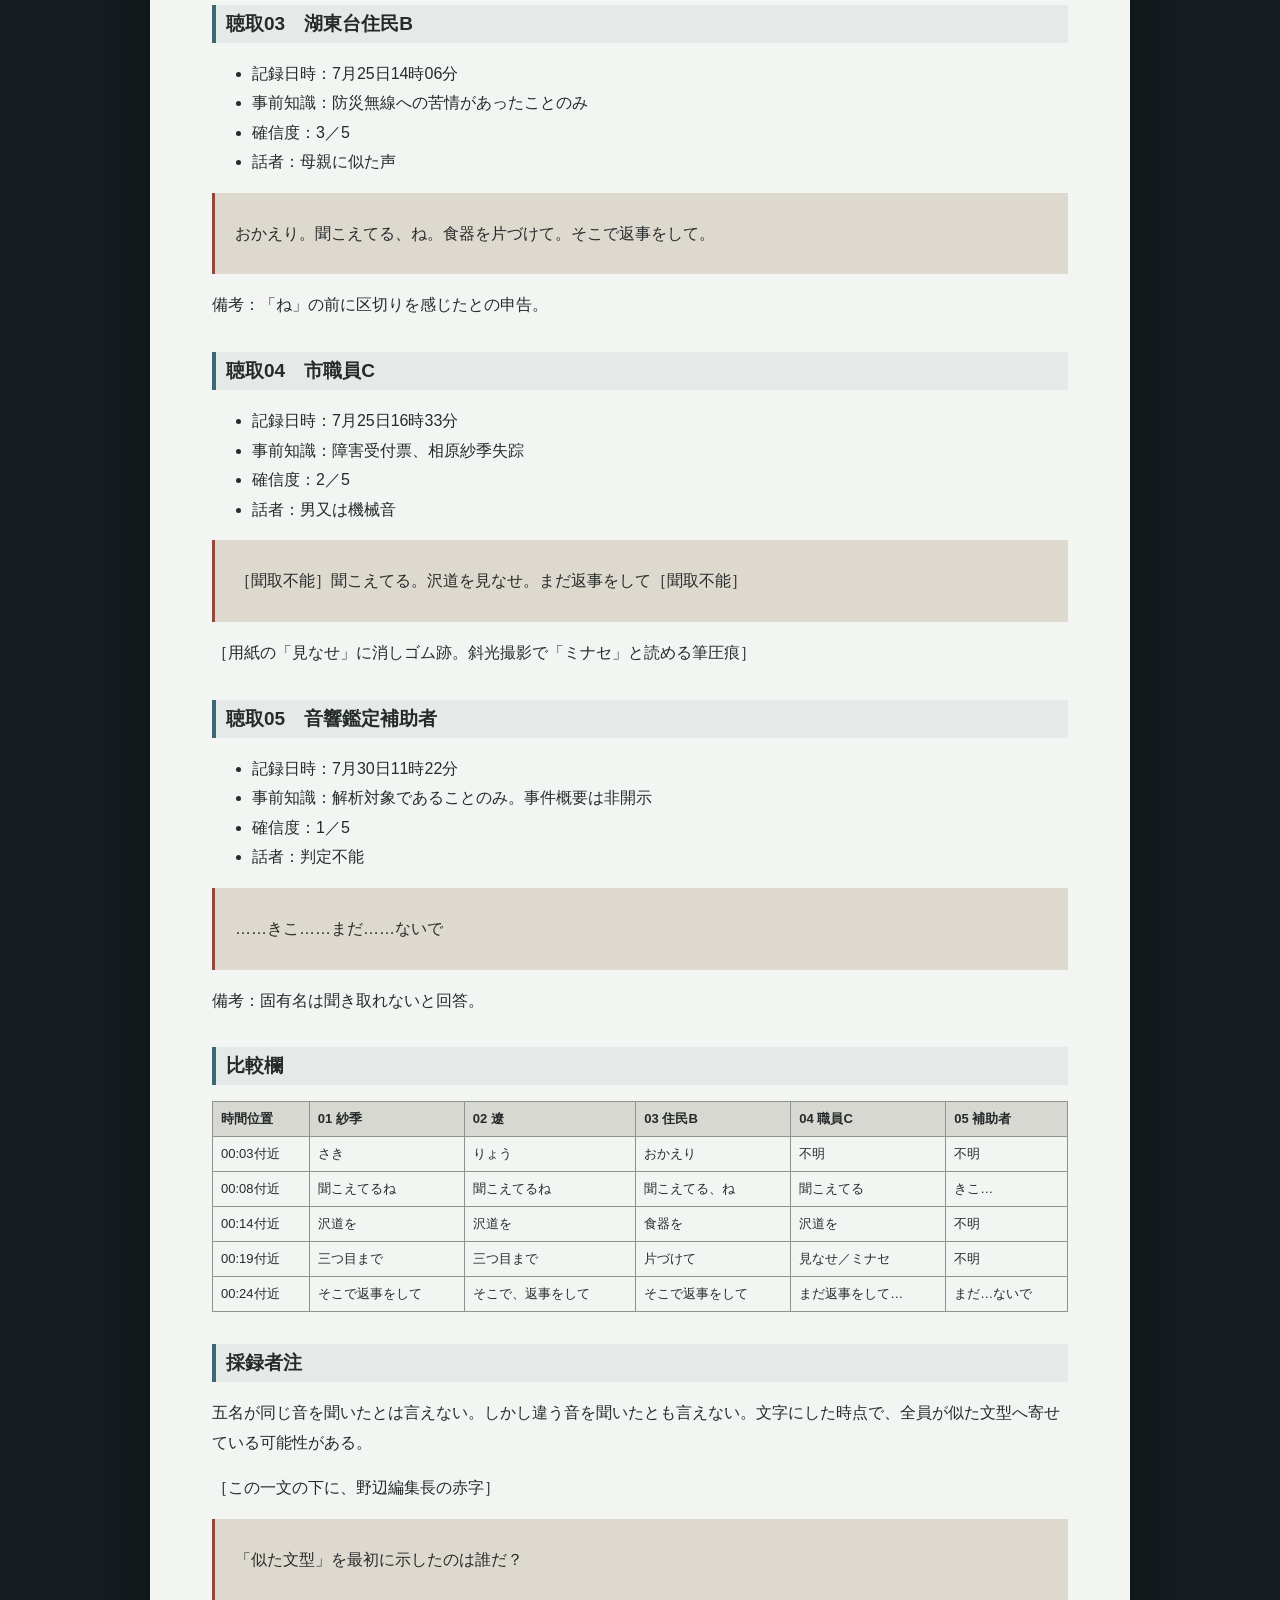
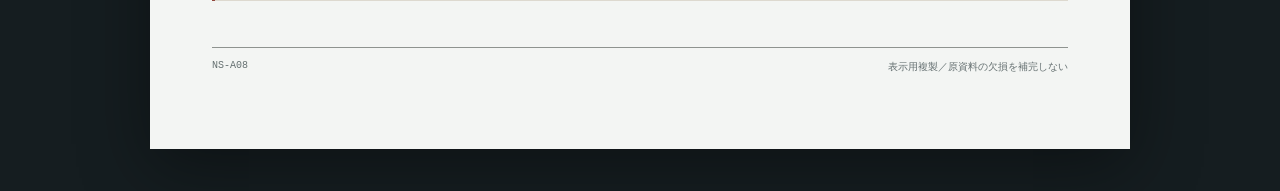
<file: archive/08-transcripts.html>
<!doctype html><html lang="ja"><head><meta charset="utf-8"><meta name="viewport" content="width=device-width,initial-scale=1"><link rel="stylesheet" href="artifact-auto.css"><link rel="stylesheet" href="materials.css"></head><body class="theme-system" data-artifact="08"><main class="auto-sheet"></main><script src="../meeting-data.js"></script><script src="artifact-renderer.js"></script></body></html>
</file>
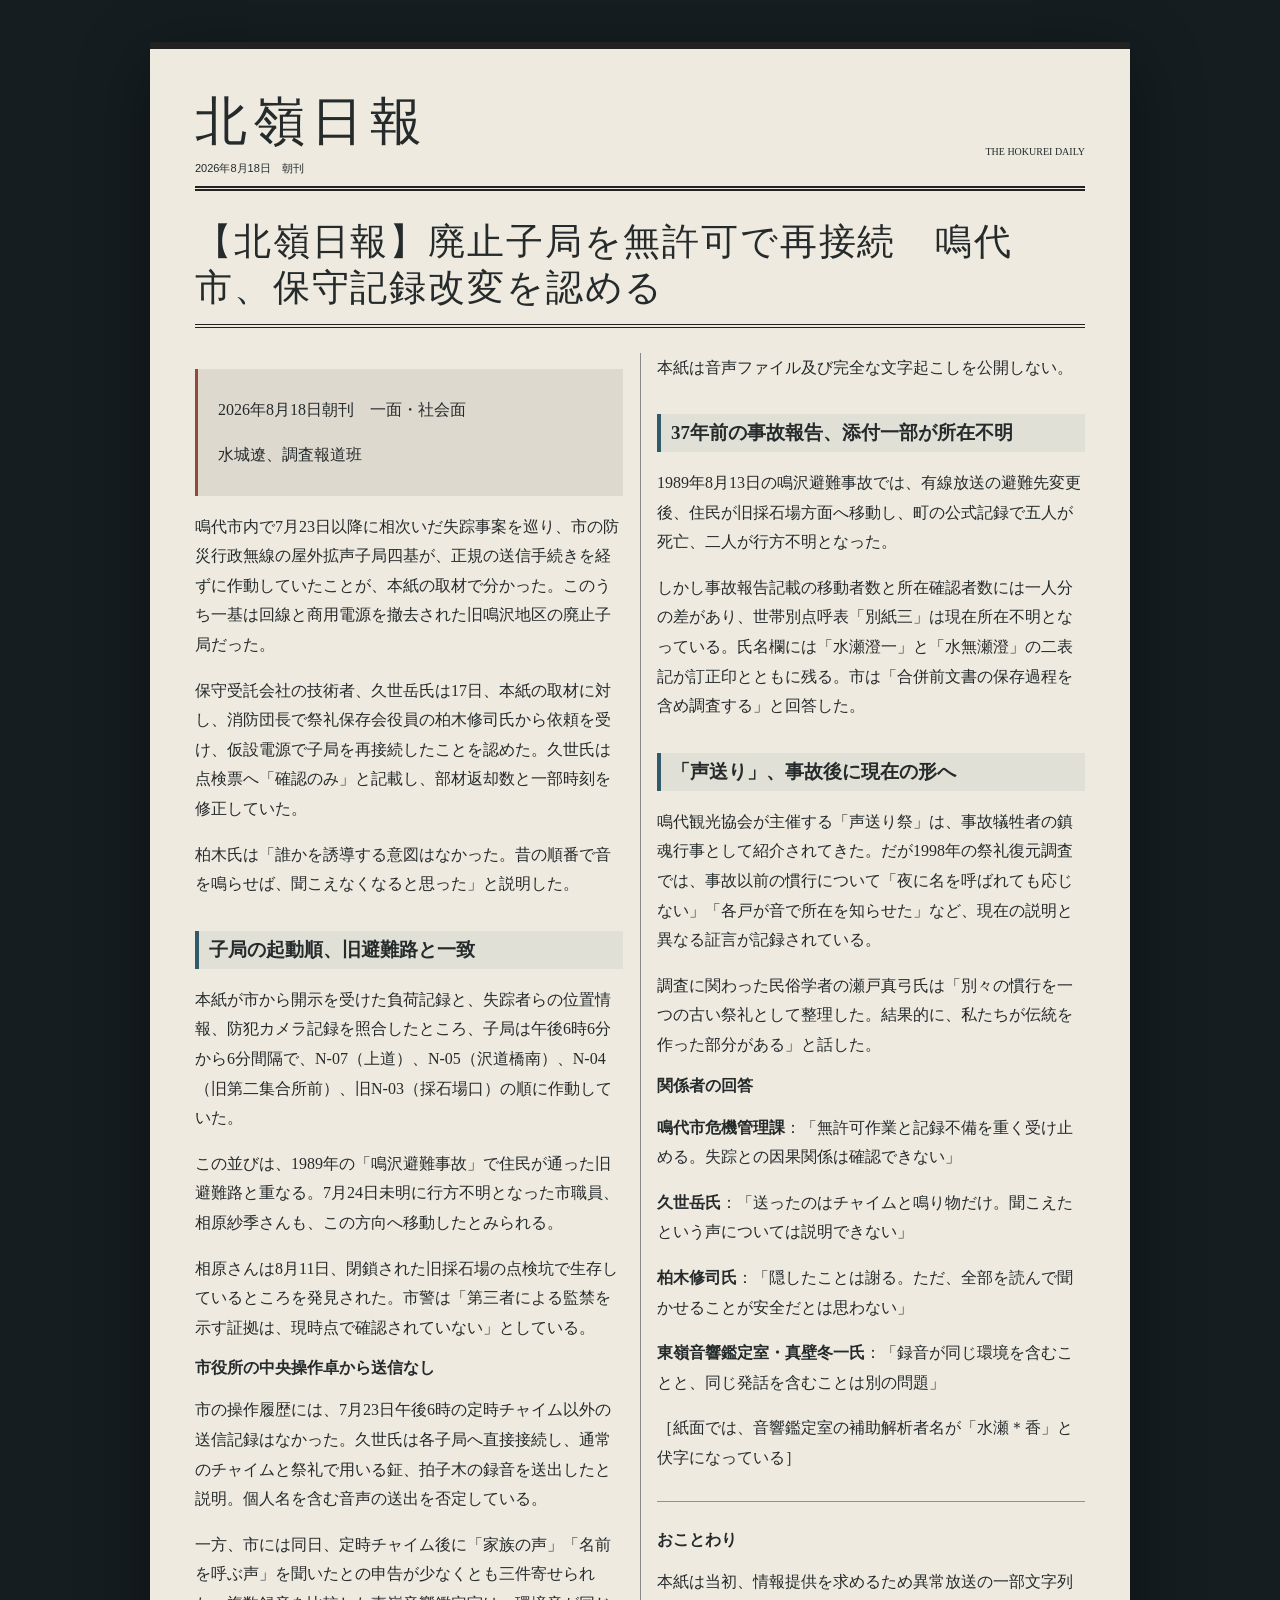
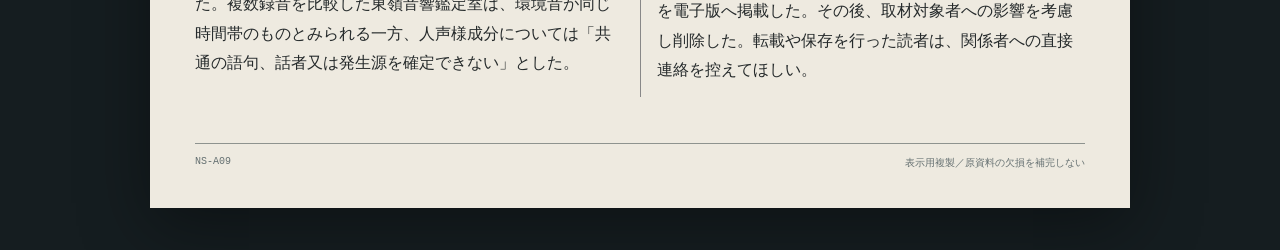
<file: archive/09-newspaper.html>
<!doctype html><html lang="ja"><head><meta charset="utf-8"><meta name="viewport" content="width=device-width,initial-scale=1"><link rel="stylesheet" href="artifact-auto.css"><link rel="stylesheet" href="materials.css"></head><body class="theme-newspaper" data-artifact="09"><main class="auto-sheet"></main><script src="../meeting-data.js"></script><script src="artifact-renderer.js"></script></body></html>
</file>
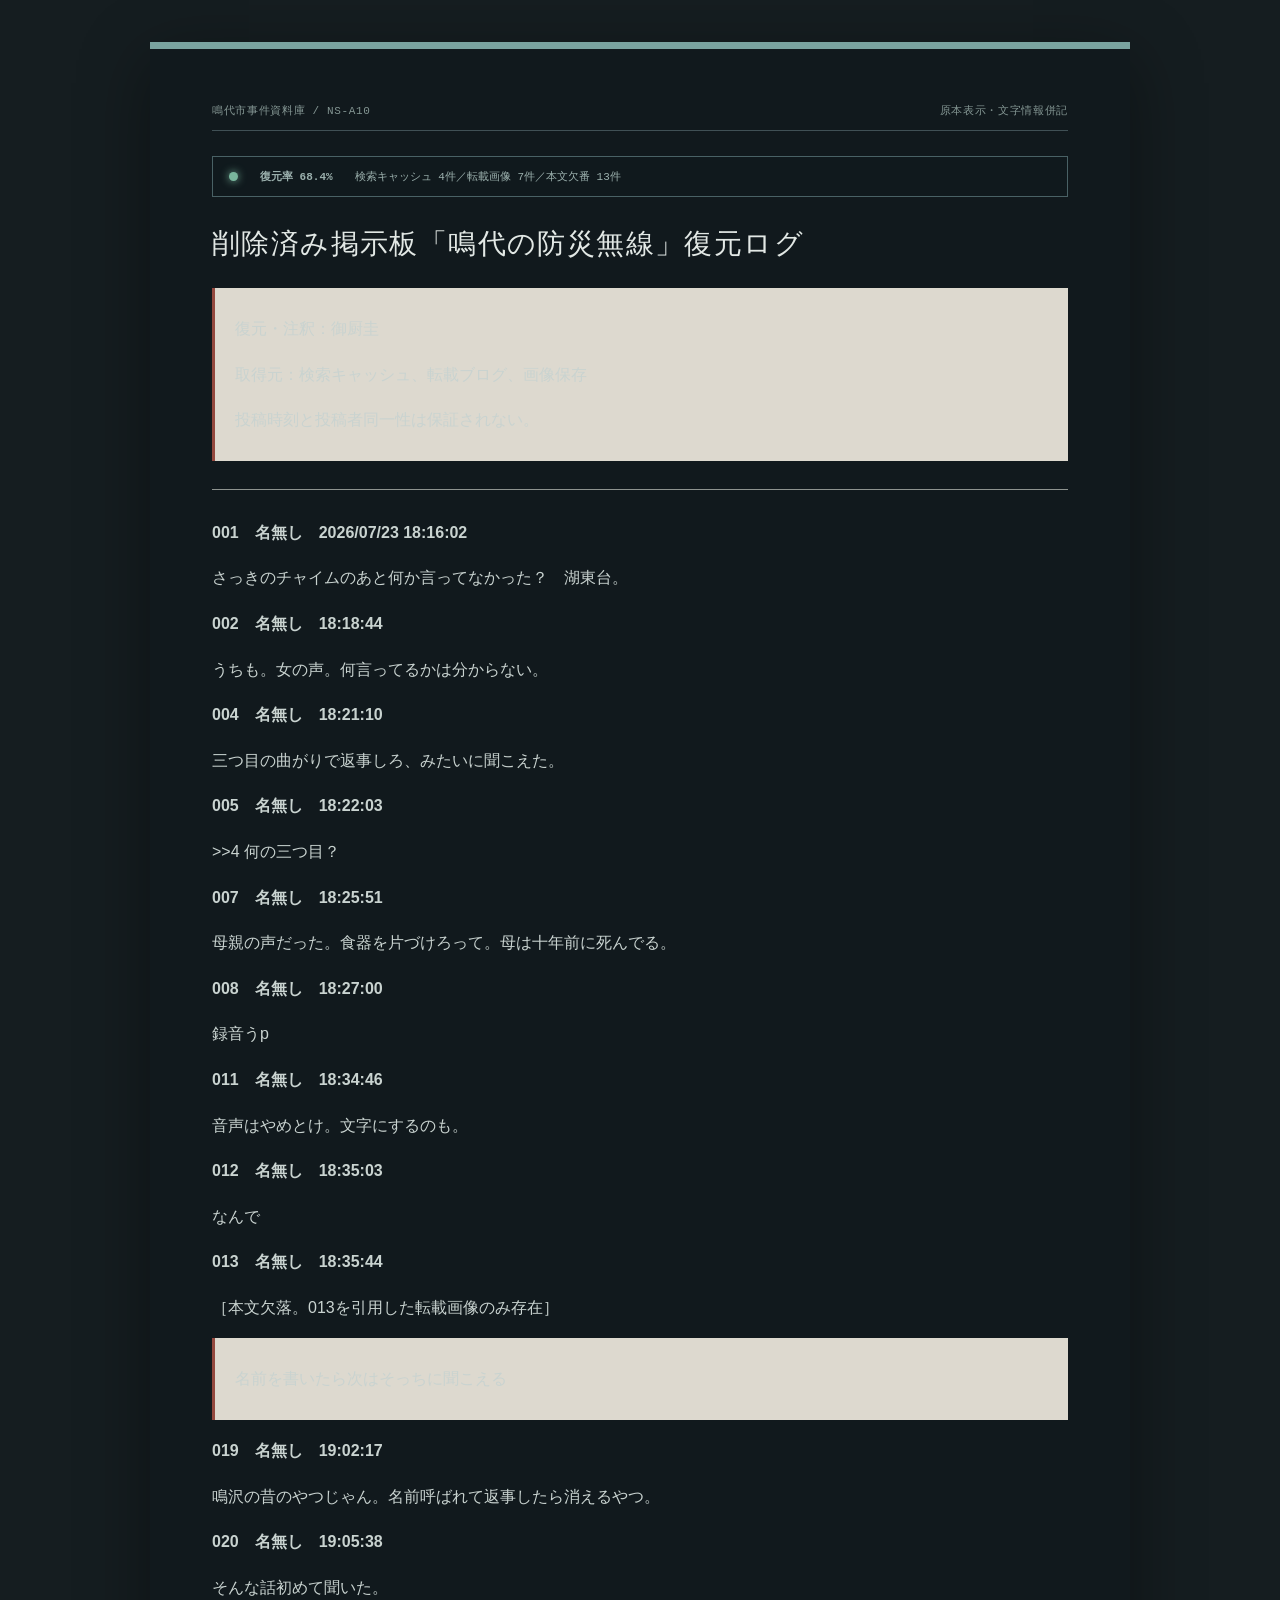
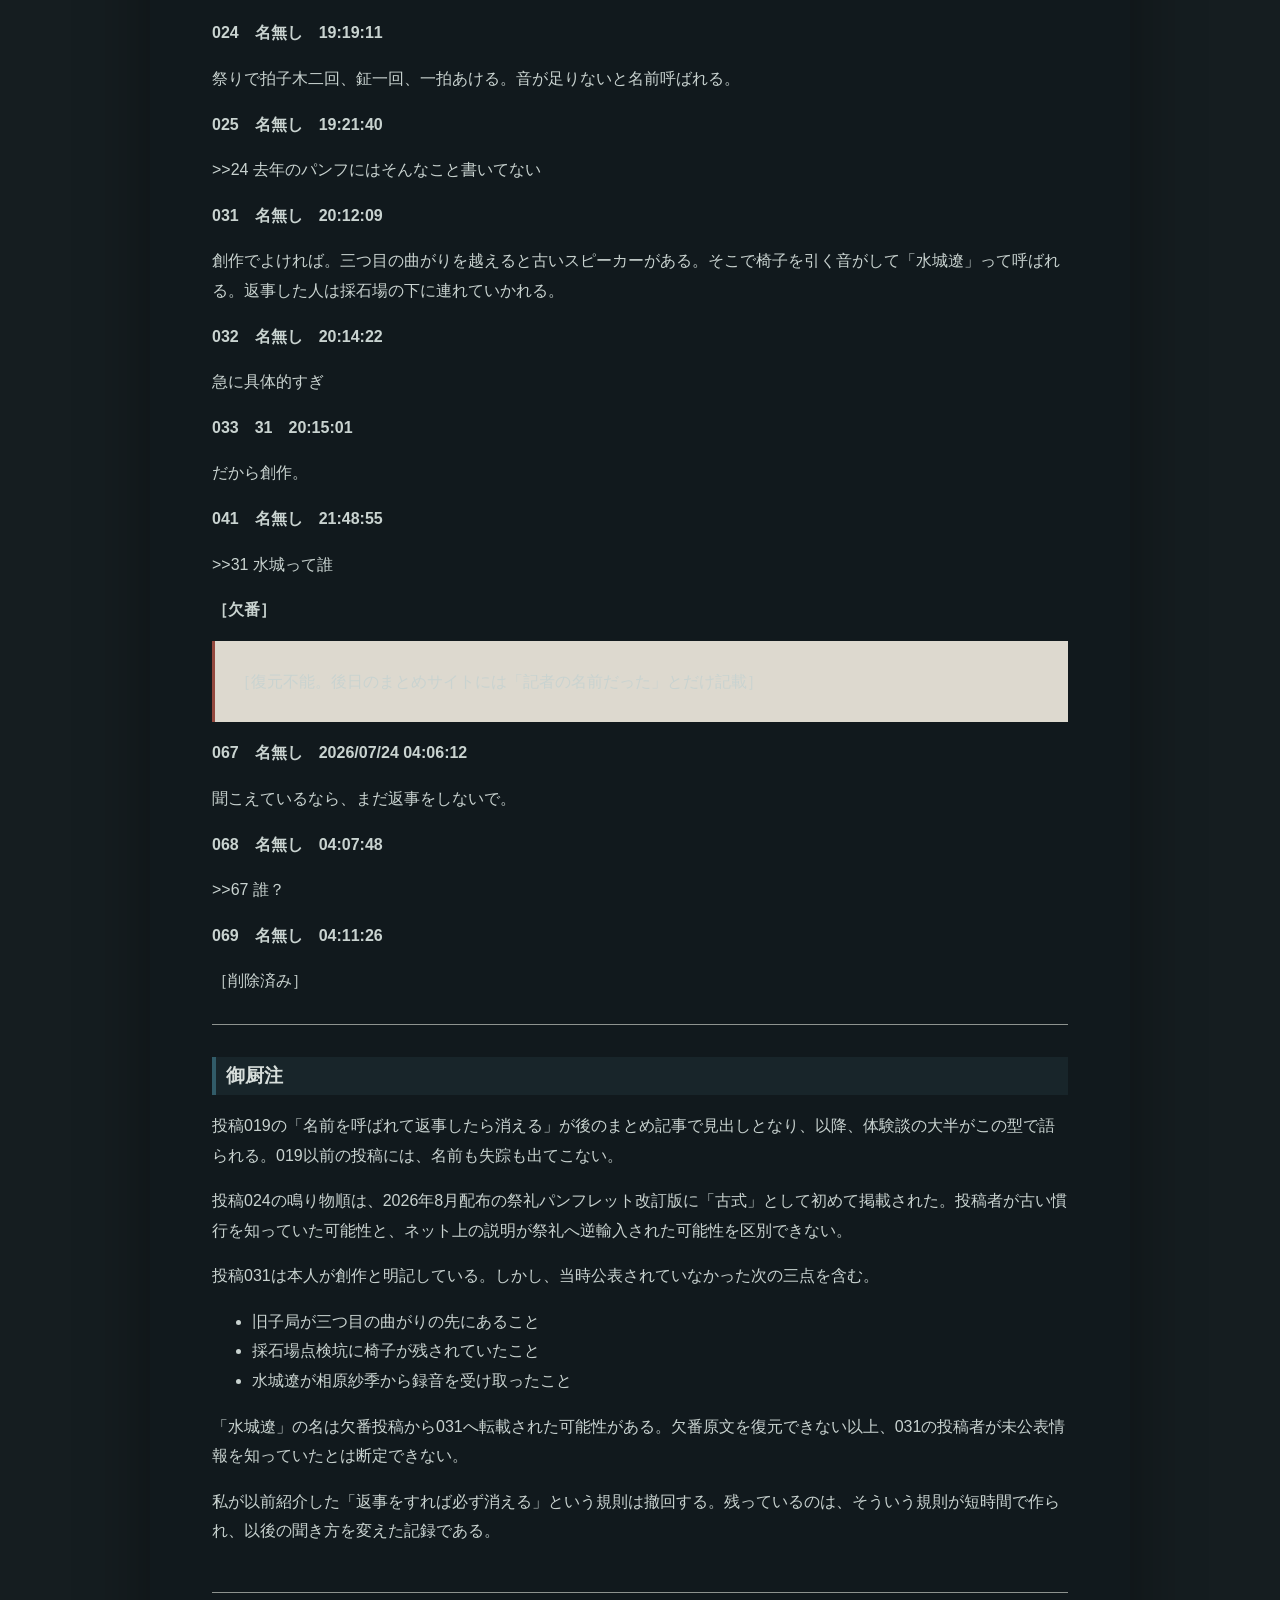
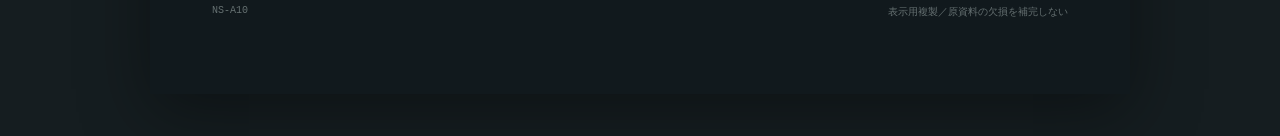
<file: archive/10-forum.html>
<!doctype html><html lang="ja"><head><meta charset="utf-8"><meta name="viewport" content="width=device-width,initial-scale=1"><link rel="stylesheet" href="artifact-auto.css"><link rel="stylesheet" href="materials.css"></head><body class="theme-forum" data-artifact="10"><main class="auto-sheet"></main><script src="../meeting-data.js"></script><script src="artifact-renderer.js"></script></body></html>
</file>
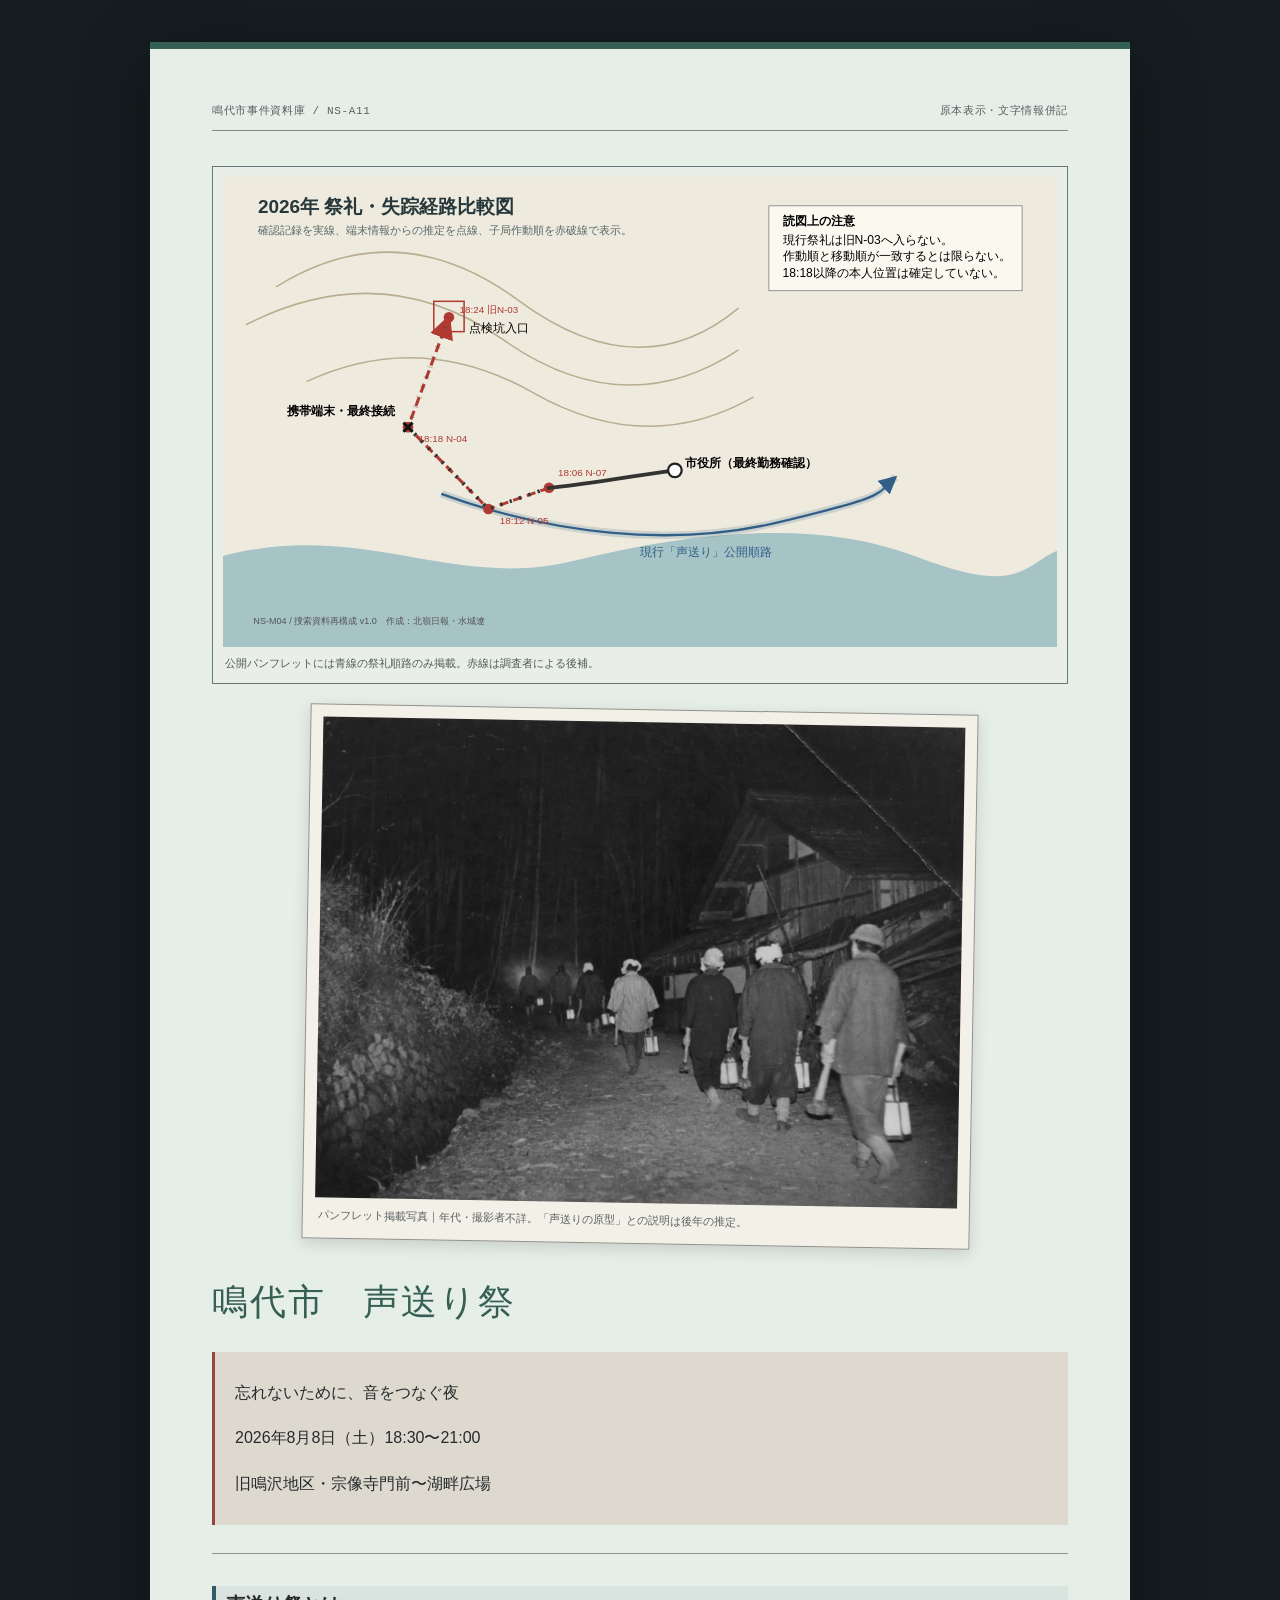
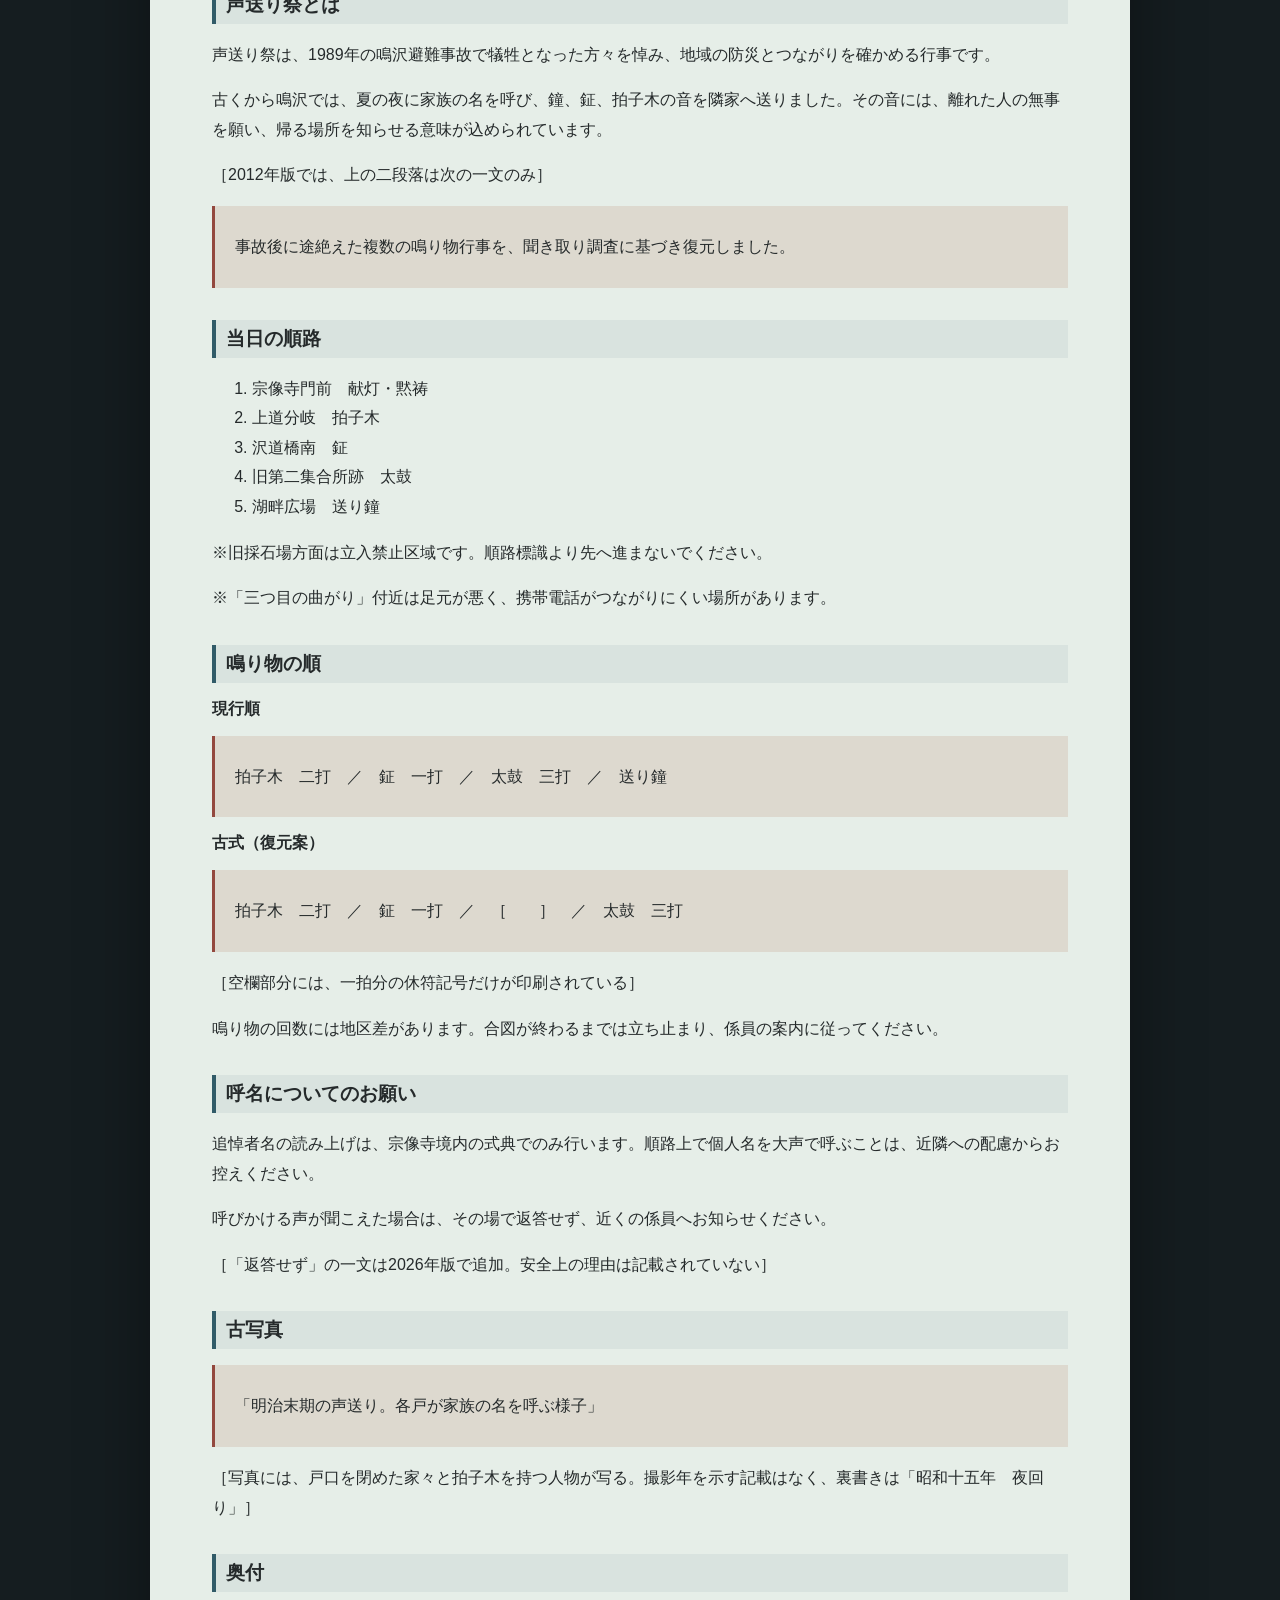
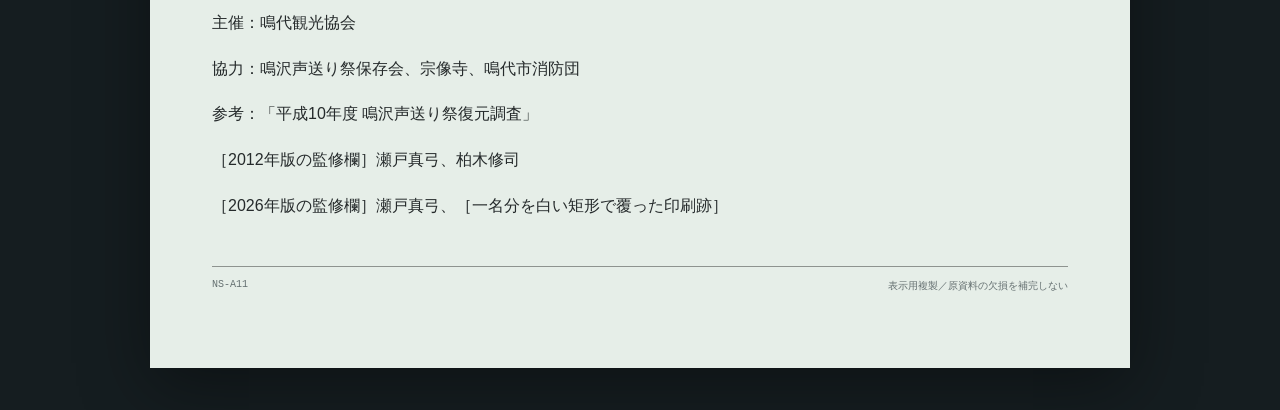
<file: archive/11-brochure.html>
<!doctype html><html lang="ja"><head><meta charset="utf-8"><meta name="viewport" content="width=device-width,initial-scale=1"><link rel="stylesheet" href="artifact-auto.css"><link rel="stylesheet" href="materials.css"></head><body class="theme-brochure" data-artifact="11"><main class="auto-sheet"></main><script src="../meeting-data.js"></script><script src="artifact-renderer.js"></script></body></html>
</file>
<file: styles.css>
:root{--bg:#10191d;--panel:#172328;--line:#34474d;--ink:#dbe4e1;--muted:#899a99;--cyan:#81b7b3;--amber:#d1a657;--red:#b95b54;--paper:#e8e4d8}*{box-sizing:border-box}html{scroll-behavior:smooth}body{margin:0;background:radial-gradient(circle at 75% 8%,#23343a 0,transparent 28%),var(--bg);color:var(--ink);font-family:"Hiragino Kaku Gothic ProN","Yu Gothic",sans-serif;line-height:1.75}.skip{position:fixed;left:10px;top:-80px;z-index:10;padding:8px;background:#fff;color:#111}.skip:focus{top:10px}.site-head{position:sticky;top:0;z-index:5;display:flex;justify-content:space-between;align-items:center;gap:20px;padding:13px clamp(18px,5vw,70px);border-bottom:1px solid var(--line);background:#10191dee;backdrop-filter:blur(12px);font:11px ui-monospace,monospace;letter-spacing:.08em}.site-head>div,.site-head nav{display:flex;align-items:center;gap:13px}.site-head a,.site-head button,footer a{color:var(--cyan);background:none;border:0;font:inherit;text-decoration:none;cursor:pointer}.signal{width:8px;height:8px;border-radius:50%;background:#76b895;box-shadow:0 0 9px #76b895}main{width:min(1120px,calc(100% - 36px));margin:auto}.hero{padding:clamp(65px,10vw,130px) 0 55px}.eyebrow,.section-head p{color:var(--cyan);font:11px ui-monospace,monospace;letter-spacing:.16em}.hero h1{margin:.2em 0;font:clamp(44px,9vw,100px)/.95 "Yu Mincho",serif;font-weight:500}.hero h1 em{color:var(--amber);font-style:normal}.hero>p:not(.eyebrow){max-width:620px;color:#aebcba}.status{display:flex;flex-wrap:wrap;gap:8px 26px;margin-top:30px;padding:13px 0;border-top:1px solid var(--line);border-bottom:1px solid var(--line);font:11px ui-monospace,monospace}.status span{color:var(--muted)}.terminal{position:relative;padding:clamp(24px,5vw,55px);border:1px solid #496168;background:linear-gradient(#17262bbf,#111b1fee),repeating-linear-gradient(0deg,transparent 0,transparent 3px,#ffffff08 4px);box-shadow:0 18px 65px #0006}.terminal>header{display:flex;justify-content:space-between;color:var(--cyan);font:10px ui-monospace,monospace}.terminal h2{margin:30px 0 15px;font:28px "Yu Mincho",serif}.terminal label{display:block;color:var(--muted);font-size:12px}.command{display:grid;grid-template-columns:auto 1fr auto;align-items:center;gap:12px;margin-top:8px}.command span{color:var(--cyan);font:23px monospace}.command input{min-width:0;padding:13px 5px;border:0;border-bottom:1px solid var(--cyan);outline:0;background:transparent;color:#fff;font:20px "Yu Mincho",serif}.command input:focus{border-color:var(--amber);box-shadow:0 2px 0 #d1a65744}.command button{padding:11px 22px;border:1px solid var(--cyan);background:#20363a;color:#dce9e6;cursor:pointer}.terminal form>p{color:var(--muted);font-size:11px}.response{min-height:56px;margin-top:25px;padding:14px;border-left:3px solid var(--line);background:#0d1619;color:#9eaeac;font:12px/1.7 ui-monospace,monospace}.response.success{border-color:#76b895;color:#a8d4bf}.response.error{border-color:var(--red);color:#d8a5a1}.archive{padding:80px 0}.section-head{margin-bottom:30px}.section-head h2{margin:0;font:35px "Yu Mincho",serif}.archive-grid{display:grid;grid-template-columns:repeat(3,1fr);gap:14px}.file{position:relative;min-height:200px;padding:22px;border:1px solid var(--line);background:var(--panel);overflow:hidden}.file.locked{color:#647477;background:#131d21}.file.unlocked{border-color:#587278}.file .id{color:var(--cyan);font:11px ui-monospace,monospace}.file h3{margin:25px 0 8px;font:20px "Yu Mincho",serif}.file p{margin:0;color:var(--muted);font-size:12px}.file a{position:absolute;inset:0;display:flex;align-items:flex-end;padding:22px;color:var(--amber);text-decoration:none;font:11px ui-monospace,monospace}.file.locked:after{content:"LOCKED";position:absolute;right:-28px;top:18px;width:110px;padding:4px;background:#253238;color:#728184;text-align:center;transform:rotate(40deg);font:9px monospace}.participation{margin-bottom:80px;padding:28px;border:1px solid var(--line);background:#131e22}.participation h2{font:22px "Yu Mincho",serif}.participation li{margin:6px 0;color:#a7b4b2;font-size:13px}footer{display:flex;justify-content:space-between;padding:25px clamp(18px,5vw,70px);border-top:1px solid var(--line);color:#758684;font:10px ui-monospace,monospace}.text-page{max-width:780px;margin:auto;padding:55px 20px 100px}.text-page h1,.text-page h2{font-family:"Yu Mincho",serif}.text-page a{color:#246a73}.error-page{display:grid;place-items:center;min-height:100vh;padding:20px}.error-box{max-width:720px;border:1px solid var(--line);padding:45px;background:var(--panel)}.error-code{font:clamp(70px,18vw,170px)/1 monospace;color:#263940}.missing-line{margin:35px 0;color:#758684;font-family:ui-monospace,monospace}.missing-line i{color:var(--amber);font-style:normal}@media(max-width:800px){.archive-grid{grid-template-columns:repeat(2,1fr)}.site-head nav button{display:none}}@media(max-width:560px){main{width:min(100% - 24px,1120px)}.site-head{padding:11px 12px}.site-head b{display:none}.hero{padding-top:55px}.hero h1{font-size:48px}.command{grid-template-columns:auto 1fr}.command button{grid-column:2;width:100%}.archive-grid{grid-template-columns:1fr}.file{min-height:165px}.terminal{padding:22px 17px}.status{display:grid;grid-template-columns:auto 1fr}footer{display:block}footer a{display:block;margin-top:8px}}@media(prefers-reduced-motion:reduce){html{scroll-behavior:auto}*{animation:none!important;transition:none!important}}@media print{.site-head,.terminal,.file.locked{display:none}.archive-grid{display:block}.file{break-inside:avoid;margin-bottom:12px}}
</file>
<file: archive/artifact.css>
:root{--ink:#252b2d;--blue:#315b68;--paper:#ecebe4;--rule:#7d8584;--pencil:#66645f}*{box-sizing:border-box}body{margin:0;padding:40px;background:#182024;color:var(--ink);font-family:"Yu Gothic","Hiragino Kaku Gothic ProN",sans-serif}.sheet{position:relative;width:min(920px,100%);margin:auto;padding:54px 58px 68px;background-color:var(--paper);background-image:repeating-linear-gradient(0deg,rgba(49,91,104,.018) 0,rgba(49,91,104,.018) 1px,transparent 1px,transparent 4px);box-shadow:0 18px 60px rgba(0,0,0,.32)}.sheet:before,.sheet:after{content:"";position:absolute;left:18px;width:13px;height:13px;border-radius:50%;background:#6f7471;box-shadow:inset 0 1px 4px #252b2d}.sheet:before{top:170px}.sheet:after{bottom:170px}.official{display:flex;justify-content:space-between;gap:20px;padding-bottom:12px;border-bottom:3px double var(--ink)}.official h1{margin:0;font-size:24px;letter-spacing:.12em}.official small{color:#596366}.meta{margin:14px 0;padding:8px 12px;border:1px solid var(--rule);font-size:12px}.case{margin:28px 0}.case h2{display:flex;justify-content:space-between;margin:0;padding:7px 10px;background:var(--blue);color:#f3f2ed;font-size:15px}.form{display:grid;grid-template-columns:140px 1fr;border-top:1px solid var(--rule);border-left:1px solid var(--rule)}.form dt,.form dd{margin:0;padding:7px 10px;border-right:1px solid var(--rule);border-bottom:1px solid var(--rule)}.form dt{background:rgba(49,91,104,.07);font-size:11px;font-weight:700}.form dd{font-size:12px}.pencil{margin:8px 18px;color:var(--pencil);font-family:"Yu Mincho",serif;font-size:14px;font-style:italic;transform:rotate(-.5deg)}.redacted{display:inline-block;width:90px;height:1em;vertical-align:-.12em;background:#111}.late{display:inline-block;padding:1px 5px;border:1px solid #8d433a;color:#8d433a;font-size:10px;transform:rotate(-2deg)}.ghost{opacity:.58}.copy-note{position:absolute;right:28px;top:155px;color:#436b74;font-size:10px;writing-mode:vertical-rl;letter-spacing:.14em}.footer{display:grid;grid-template-columns:repeat(3,1fr);border:1px solid var(--rule)}.footer div{min-height:62px;padding:7px;border-right:1px solid var(--rule);font-size:11px}.footer div:last-child{border:0}.stamp{display:inline-grid;place-items:center;width:42px;height:42px;margin-left:10px;border:2px solid #8d433a;border-radius:50%;color:#8d433a;font-family:serif;font-size:11px;transform:rotate(-8deg)}@media(max-width:650px){body{padding:0;background:var(--paper)}.sheet{padding:32px 19px;box-shadow:none}.sheet:before,.sheet:after,.copy-note{display:none}.official{display:block}.official h1{font-size:18px}.form{grid-template-columns:95px 1fr}.footer{grid-template-columns:1fr}.footer div{border-right:0;border-bottom:1px solid var(--rule)}}@media print{body{padding:0;background:#fff}.sheet{width:100%;box-shadow:none}}
</file>
<file: archive/materials.css>
.theme-notebook .auto-sheet{background-image:linear-gradient(#f0ebd8aa,#f0ebd8aa),url(../assets/textures/notebook-paper-1998.jpg);background-size:cover}.document-photo{margin:24px auto 34px;padding:12px;background:#f3f0e7;border:1px solid #8f918b;box-shadow:0 5px 16px #0002;transform:rotate(-.25deg)}.document-photo img{display:block;width:100%;max-height:590px;object-fit:cover;filter:saturate(.85)}.document-photo figcaption{padding:10px 3px 1px;color:#5a6262;font:11px/1.5 ui-monospace,monospace}.theme-brochure .document-photo{width:78%;transform:rotate(1deg)}.theme-brochure .document-photo img{filter:grayscale(1) contrast(1.08)}.sheet{background-image:linear-gradient(#edf2f0d9,#edf2f0d9),url(../assets/textures/carbonless-paper-2026.jpg)!important;background-size:cover!important}.report{background-image:linear-gradient(#e7e1d2d9,#e7e1d2d9),url(../assets/textures/recycled-paper-1989.jpg)!important;background-size:cover!important}.ledger{background-image:linear-gradient(#d9d0bad9,#d9d0bad9),url(../assets/textures/recycled-paper-1989.jpg)!important}@media(max-width:700px){.theme-brochure .document-photo{width:100%}}
body[data-artifact="01"] .sheet:after{content:"DUPLICATE / 2";display:block;left:auto;right:22px;bottom:18px;width:auto;height:auto;background:none;box-shadow:none;border-radius:0;color:#668493;font:10px ui-monospace,monospace;letter-spacing:.14em}body[data-artifact="01"] .case:nth-of-type(2){transform:rotate(.08deg)}body[data-artifact="01"] .case:nth-of-type(3){transform:rotate(-.08deg)}body[data-artifact="02"] .report{background-position:37% center}body[data-artifact="02"] .report:after{border-radius:0;background:#d9d1c0;box-shadow:0 0 0 2px #746f64;transform:rotate(2deg)}body[data-artifact="02"] .docmeta:after{content:"訂正照合済";display:inline-block;margin-left:18px;padding:3px 7px;border:2px solid #8b4339;color:#8b4339;transform:rotate(-4deg)}body[data-artifact="07"] .ledger{font-family:"YuMincho","Hiragino Mincho ProN",serif}body[data-artifact="07"] .ledger .entry{font-family:"YuMincho","Hiragino Mincho ProN",serif;font-size:17px}body[data-artifact="07"] .ledger .entry.faint{font-family:"HanziPen SC","Klee",cursive}body[data-artifact="07"] .ledger .pencil{font-size:17px;color:#555}body[data-artifact="07"] .ledger:before{background:#584d3d;opacity:.7}
.archive-foot{display:flex;justify-content:space-between;gap:20px;margin-top:46px;padding-top:12px;border-top:1px solid #8e938f;color:#657071;font:10px ui-monospace,monospace}.evidence-strip,.revision-bar,.audit-head,.cache-status{display:flex;flex-wrap:wrap;gap:10px 22px;margin:18px 0 28px;padding:12px 16px;border:1px solid #829095;background:#dde5e4;font:11px ui-monospace,monospace}.evidence-strip .alert{color:#9b352e;font-weight:700}.technical-figure,.route-insert{margin:25px 0;padding:10px;background:#111a1e;border:1px solid #65767a}.technical-figure img,.route-insert img{display:block;width:100%}.technical-figure figcaption,.route-insert figcaption{padding:9px 2px 2px;color:#aab7b7;font:11px ui-monospace,monospace}.notebook-scan{margin:20px 0 30px;padding:12px;background:#ded5bb;box-shadow:0 6px 18px #0003;transform:rotate(-.35deg)}.notebook-scan>div{height:min(720px,70vh);overflow:hidden}.notebook-scan img{display:block;width:100%;margin-top:-25%;filter:contrast(.98) saturate(.9)}.notebook-scan figcaption{padding:12px 3px 2px;font:11px ui-monospace,monospace}.handwriting-key{display:grid;gap:8px;margin:20px 5% 38px;padding:18px 25px;border-left:3px solid #285c91;background:#ede5cf;color:#184d85;transform:rotate(.4deg)}.handwriting-key span{font:10px ui-monospace,monospace}.handwriting-key b,.handwriting-stack p,.editor-hand,.pencil{font-family:"HanziPen SC","Klee","YuKyokasho",cursive!important;font-weight:400}.handwriting-stack{display:grid;grid-template-columns:repeat(2,1fr);gap:15px;margin:22px 0 35px}.handwriting-stack article{min-height:125px;padding:15px 18px;background:#f4f0df;border:1px solid #aaa28e;box-shadow:2px 3px 8px #0002;transform:rotate(-.7deg)}.handwriting-stack article:nth-child(even){transform:rotate(.8deg)}.handwriting-stack small{font:10px ui-monospace,monospace;color:#72766e}.handwriting-stack p{color:#284f78;font-size:18px;line-height:1.6}.handwriting-stack ins{color:#9b322d;text-decoration:none}.newspaper-mast{display:grid;grid-template-columns:1fr auto;align-items:end;margin-bottom:28px;padding-bottom:10px;border-bottom:5px double #222}.newspaper-mast b{font:52px "Yu Mincho",serif;letter-spacing:.12em}.newspaper-mast span{font:10px serif}.newspaper-mast time{grid-column:1/-1;margin-top:4px;font-size:11px}.cache-status{align-items:center;background:#10191d;border-color:#496165;color:#9cb1ae}.cache-status i{width:9px;height:9px;border-radius:50%;background:#79b69d;box-shadow:0 0 8px #79b69d}.route-insert{background:#e9eee8}.route-insert figcaption{color:#4f5d5a}.revision-bar{background:#f6e1df;border-color:#b5534a;color:#85372f}.revision-bar time{margin-left:auto}.editor-hand{margin:22px 0 34px;padding:14px 22px;border-left:4px solid #a54138;color:#992f28;font-size:22px;transform:rotate(-.7deg)}.theme-system[data-artifact="04"] .auto-sheet{background:#111a1e;color:#c8d4d1}.theme-system[data-artifact="04"] .document h1{color:#eef3ef}.theme-system[data-artifact="04"] .document h2{color:#dbe4e1;background:#1d2b30}.theme-system[data-artifact="04"] .audit-head{display:grid;background:#1b292e;border-color:#476169;color:#9cb1ae}.theme-system[data-artifact="04"] .document table{color:#d2dcda}.theme-system[data-artifact="04"] .document th{background:#24363c}.theme-system[data-artifact="04"] .archive-foot{color:#81928f}.theme-newspaper .archive-bar{display:none}.theme-newspaper .document h1{font-size:37px;line-height:1.25}.theme-forum .cache-status{position:sticky;top:8px;z-index:2}.theme-brochure .route-insert{margin-top:35px}.theme-draft .document p{max-width:72ch}.theme-draft .document blockquote{font-family:"HanziPen SC","Klee",cursive;font-size:17px}@media(max-width:700px){.handwriting-stack{grid-template-columns:1fr}.newspaper-mast b{font-size:34px}.revision-bar time{margin-left:0}.notebook-scan>div{height:480px}.archive-foot{display:block}.archive-foot span{display:block;margin:4px 0}}
</file>
<file: archive/report.css>
*{box-sizing:border-box}body{margin:0;padding:42px;background:#1b2225;color:#262823;font-family:"Yu Mincho","Hiragino Mincho ProN",serif}.report{position:relative;width:min(900px,100%);margin:auto;padding:62px 70px 78px;background:#e7e1d2;box-shadow:0 20px 70px rgba(0,0,0,.4);border:1px solid #b1a994}.report:before,.report:after{content:"";position:absolute;left:22px;width:16px;height:16px;border-radius:50%;background:#625f56;box-shadow:inset 0 2px 4px #292a27}.report:before{top:180px}.report:after{bottom:180px}h1{margin:0 0 8px;text-align:center;font-size:27px;letter-spacing:.12em}h2{margin:30px 0 10px;padding-bottom:5px;border-bottom:1px solid #555;font-size:19px}.issuer{text-align:center}.docmeta{margin:24px 0;padding:10px;border:1px solid #777;text-align:center;font-size:12px}p{line-height:1.85}.table{width:100%;border-collapse:collapse;font-size:13px}.table th,.table td{padding:7px;border:1px solid #777}.table th{background:rgba(80,75,61,.08)}.stamp{position:absolute;right:80px;top:138px;display:grid;place-items:center;width:58px;height:58px;border:3px double #8b4339;border-radius:50%;color:#8b4339;font-size:12px;transform:rotate(-10deg);opacity:.8}.strike{display:inline-block;padding:0 5px;background:linear-gradient(transparent 42%,#282822 43%,#282822 60%,transparent 61%);color:transparent}.pencil{color:#635f56;font-family:"Yu Gothic",sans-serif;font-size:13px;font-style:italic;transform:rotate(-.3deg)}.missing{padding:12px;border:1px dashed #817b6c;background:rgba(255,255,255,.18);color:#625f56}.folio{position:absolute;right:28px;bottom:25px;font-size:12px}.ledger{background:#d9d0ba}.ledger h1{text-align:left;writing-mode:vertical-rl;position:absolute;right:20px;top:55px;height:260px;font-size:21px}.ledger .columns{display:grid;grid-template-columns:repeat(4,1fr);gap:0;margin-right:38px;border:1px solid #736d60}.ledger .entry{min-height:410px;padding:15px 10px;border-left:1px solid #8e8778;writing-mode:vertical-rl;line-height:1.9}.ledger .entry:first-child{border:0}.ledger .red{color:#93483e}.ledger .faint{opacity:.55}.ledger .dots{letter-spacing:.35em}.transcription{margin-top:28px;padding:18px;background:rgba(255,255,255,.2);border:1px solid #9a927f;font-family:"Yu Gothic",sans-serif;font-size:12px}@media(max-width:650px){body{padding:0}.report{padding:38px 20px}.report:before,.report:after,.stamp{display:none}.ledger h1{position:static;writing-mode:horizontal-tb;height:auto}.ledger .columns{margin:0;grid-template-columns:1fr 1fr}.ledger .entry{min-height:300px}.table{font-size:11px}}
</file>
<file: archive/artifact-auto.css>
*{box-sizing:border-box}body{margin:0;padding:42px;background:#151d20;color:#252a2b;font-family:"Yu Gothic","Hiragino Kaku Gothic ProN",sans-serif}.auto-sheet{position:relative;width:min(980px,100%);margin:auto;padding:54px 62px 75px;background:#edebe4;box-shadow:0 18px 65px rgba(0,0,0,.38);border-top:7px solid #315b68}.archive-bar{display:flex;justify-content:space-between;gap:15px;margin-bottom:25px;padding-bottom:12px;border-bottom:1px solid #828986;color:#566063;font:11px ui-monospace,monospace;letter-spacing:.06em}.document h1{margin:0 0 25px;font:28px "Yu Mincho","Hiragino Mincho ProN",serif;letter-spacing:.05em}.document h2{margin:32px 0 12px;padding:6px 10px;border-left:4px solid #315b68;background:rgba(49,91,104,.07);font-size:19px}.document h3{font-size:16px}.document p,.document li{line-height:1.85}.document blockquote{margin:16px 0;padding:10px 20px;border-left:3px solid #93483e;background:#ddd9cf}.document table{width:100%;border-collapse:collapse;margin:16px 0;font-size:13px}.document th,.document td{padding:8px;border:1px solid #8e938f;text-align:left}.document th{background:#d7d8d1}.document pre{overflow:auto;padding:18px;background:#182126;color:#cdd8d5;font:12px/1.7 ui-monospace,monospace}.document code{font-family:ui-monospace,monospace}.document hr{border:0;border-top:1px solid #8e938f;margin:28px 0}.theme-system .auto-sheet{background:#f3f5f3;border-color:#3b6873}.theme-system .document h1,.theme-system .document h2{font-family:ui-monospace,"Yu Gothic",sans-serif}.theme-system .document h2{border-left-color:#3b6873}.theme-audio .auto-sheet{background:#e9eeee;border-color:#315c61}.theme-audio .document h2{border-left-color:#315c61}.theme-notebook .auto-sheet{background-color:#f0ebd8;background-image:repeating-linear-gradient(#f0ebd8 0,#f0ebd8 29px,#adc0c0 30px);border-color:#4f7190}.theme-notebook .document{font-family:"Yu Mincho",serif}.theme-newspaper .auto-sheet{background:#eeeae0;border-color:#222;padding:38px 45px}.theme-newspaper .document{column-count:2;column-gap:34px;column-rule:1px solid #888;font-family:"Yu Mincho",serif}.theme-newspaper .document h1{column-span:all;font-size:32px;border-bottom:4px double #222;padding-bottom:12px}.theme-forum .auto-sheet{background:#11191d;color:#c9d3d0;border-color:#7aa4a0}.theme-forum .archive-bar{color:#849693;border-color:#405055}.theme-forum .document h1{color:#e2e8e5}.theme-forum .document h2{color:#d8dfdc;background:#18252a}.theme-forum .document p{font-family:ui-monospace,"Yu Gothic",sans-serif}.theme-brochure .auto-sheet{background:#e6eee8;border-color:#355f54}.theme-brochure .document h1{color:#355f54;font-size:36px}.theme-draft .auto-sheet{background:#fff;border-color:#a54138}.theme-draft .document blockquote{border-left-color:#a54138;background:#f4dfdc;color:#7f2f28}.theme-draft .document h2{border-left-color:#a54138}.loading{padding:100px;text-align:center;color:#83918e}@media(max-width:700px){body{padding:0}.auto-sheet{padding:28px 18px;box-shadow:none}.theme-newspaper .document{column-count:1}.document table{font-size:11px}.archive-bar{display:block}.archive-bar span{display:block;margin:3px 0}}
</file>
